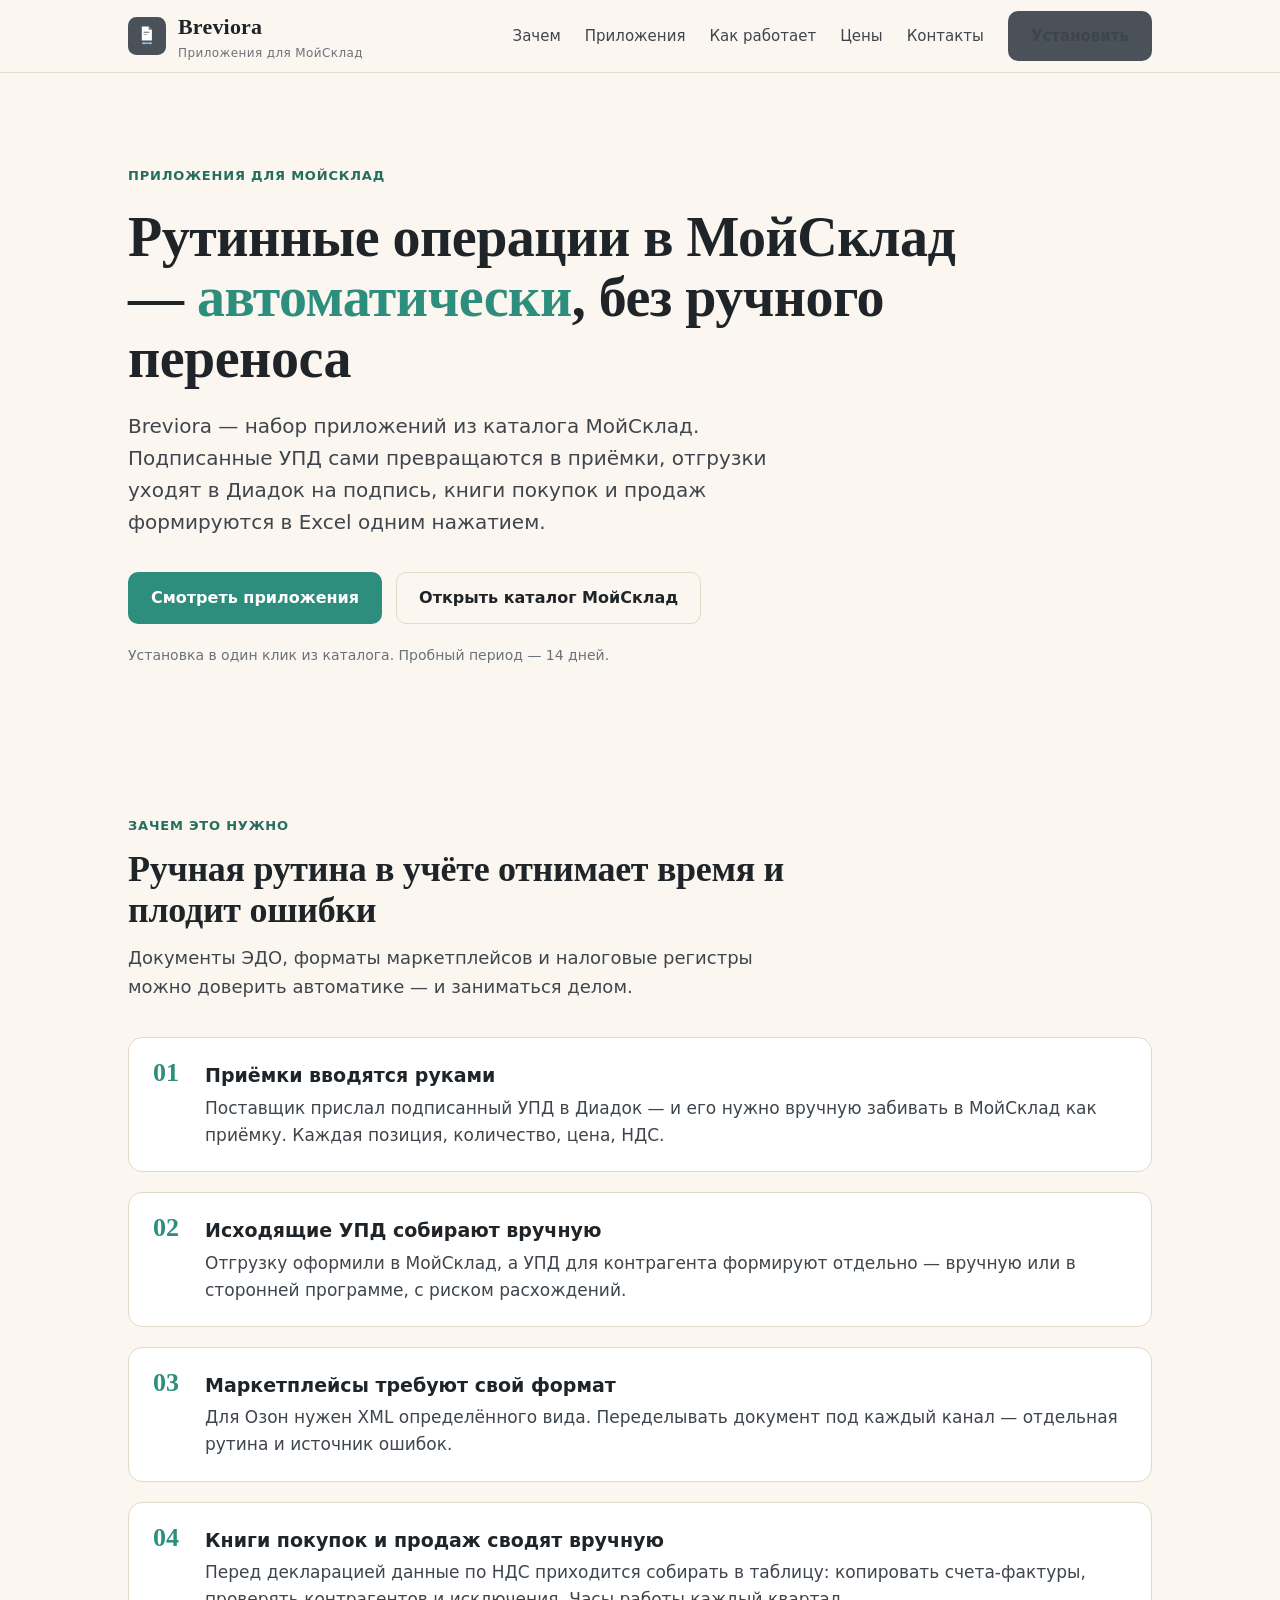
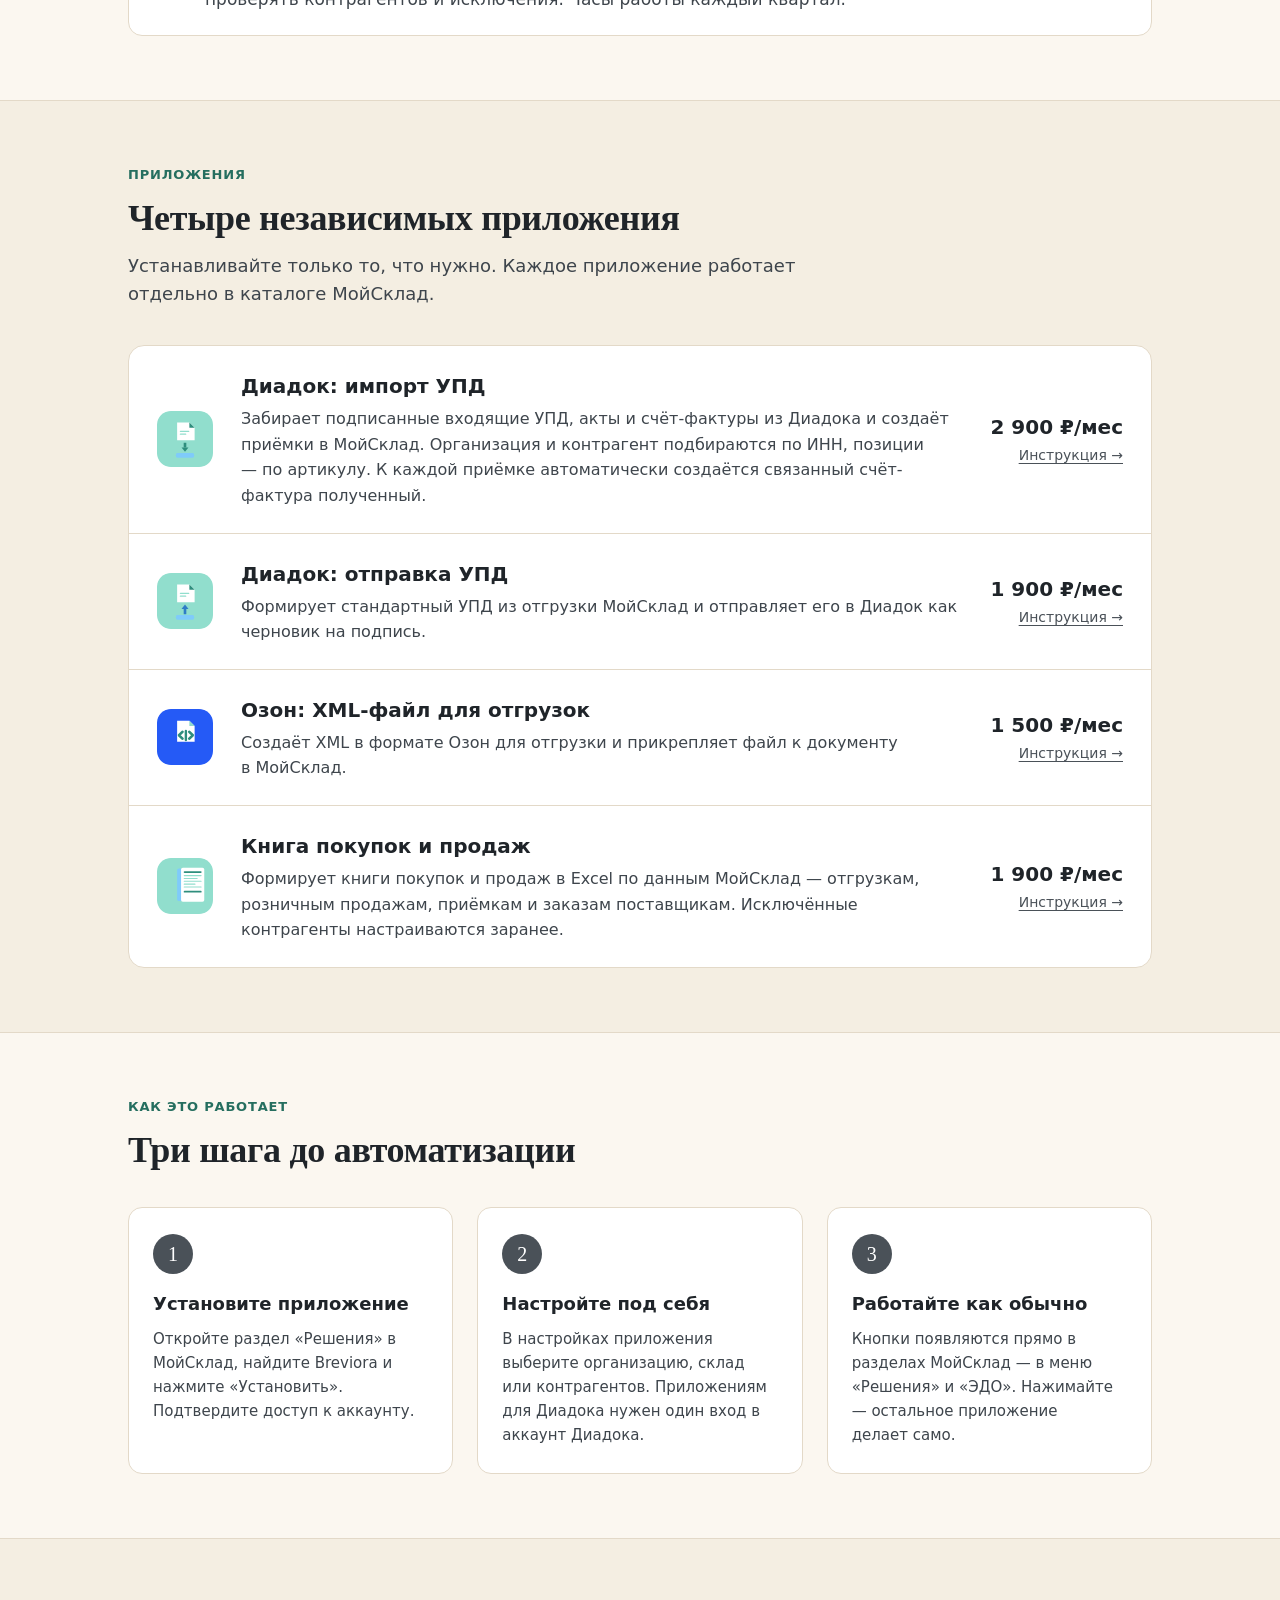
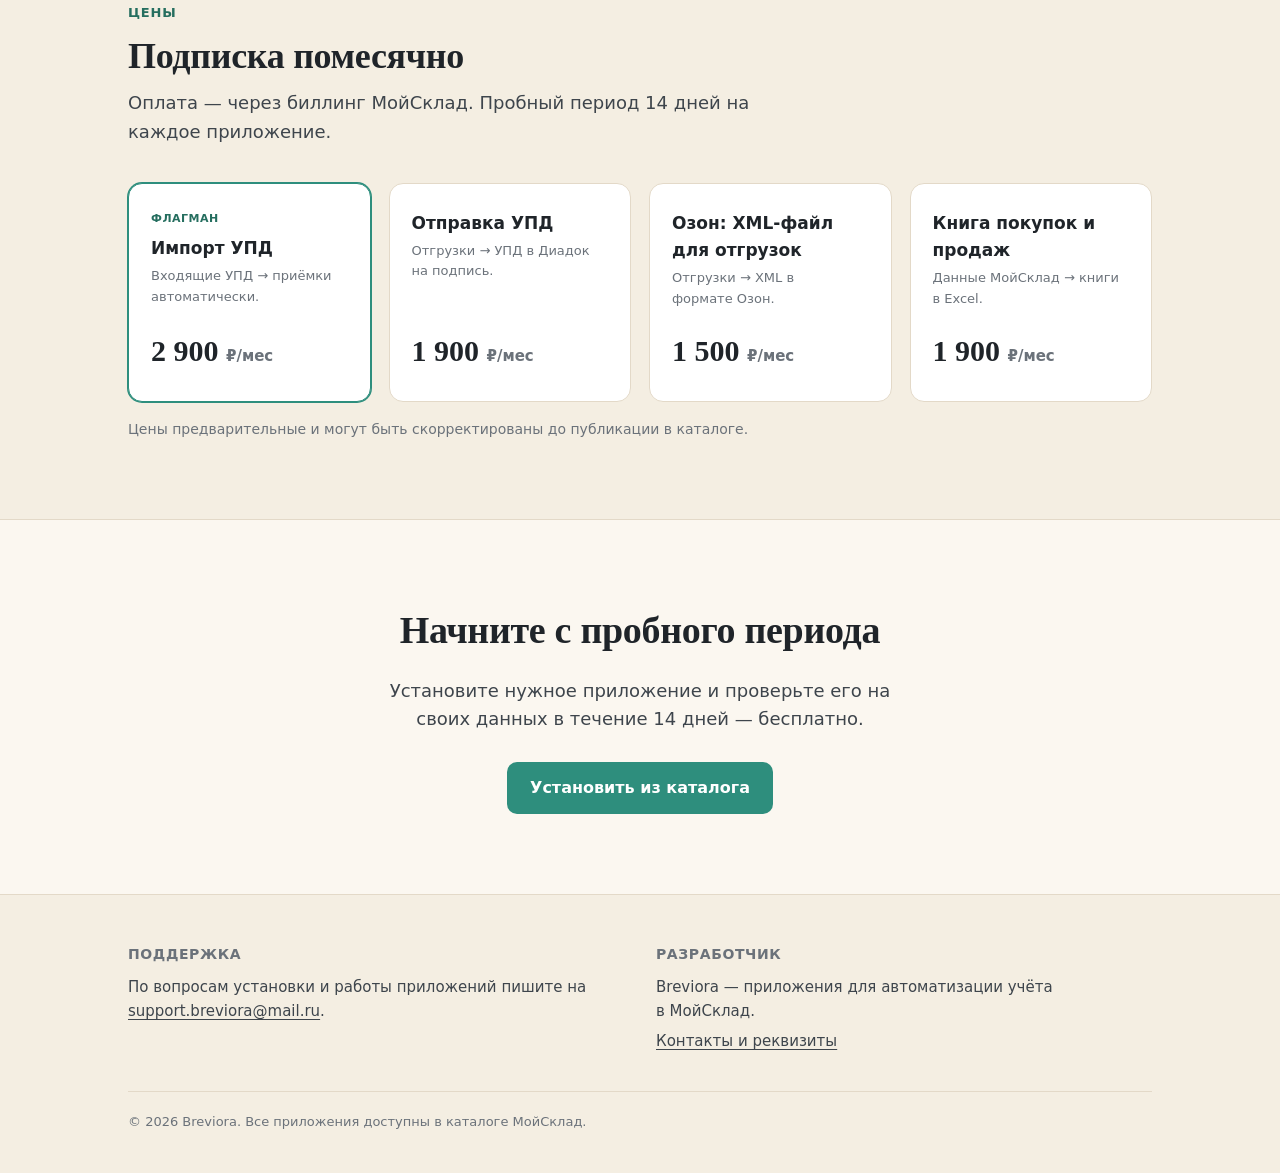
<file: index.html>
<!DOCTYPE html>
<html lang="ru">
<head>
  <meta charset="UTF-8">
  <meta name="viewport" content="width=device-width, initial-scale=1.0">
  <title>Breviora — приложения для МойСклад: ЭДО с Диадоком, книги покупок и продаж, XML для Озон</title>
  <meta name="description" content="Breviora — приложения из каталога МойСклад: импорт УПД из Диадока, отправка УПД на подпись, XML-файлы для Озон, книги покупок и продаж в Excel.">
  <link rel="stylesheet" href="styles.css">
  <link rel="icon" href="assets/brand/breviora-mark.svg" type="image/svg+xml">
</head>
<body>

<header class="site">
  <div class="wrap">
    <a class="brand" href="/">
      <img src="assets/brand/breviora-mark.svg" alt="Breviora">
      <span>
        <span class="name">Breviora</span>
        <span class="sub">Приложения для МойСклад</span>
      </span>
    </a>
    <nav class="site">
      <a href="#problem">Зачем</a>
      <a href="#solutions">Приложения</a>
      <a href="#how">Как работает</a>
      <a href="#pricing">Цены</a>
      <a href="requisites.html">Контакты</a>
      <a class="btn btn-primary" href="#install">Установить</a>
    </nav>
  </div>
</header>

<section class="hero">
  <div class="wrap">
    <span class="eyebrow">Приложения для МойСклад</span>
    <h1>Рутинные операции в МойСклад — <em>автоматически</em>, без ручного переноса</h1>
    <p class="lede">Breviora — набор приложений из каталога МойСклад. Подписанные УПД сами превращаются в приёмки, отгрузки уходят в Диадок на подпись, книги покупок и продаж формируются в Excel одним нажатием.</p>
    <div class="actions">
      <a class="btn btn-accent" href="#solutions">Смотреть приложения</a>
      <a class="btn btn-ghost" href="https://online.moysklad.ru/app/">Открыть каталог МойСклад</a>
    </div>
    <p class="note">Установка в один клик из каталога. Пробный период — 14 дней.</p>
  </div>
</section>

<section id="problem">
  <div class="wrap">
    <div class="section-head">
      <div class="kicker">Зачем это нужно</div>
      <h2>Ручная рутина в учёте отнимает время и плодит ошибки</h2>
      <p>Документы ЭДО, форматы маркетплейсов и налоговые регистры можно доверить автоматике — и заниматься делом.</p>
    </div>
    <div class="problem-list">
      <div class="item">
        <div class="num">01</div>
        <div>
          <h3>Приёмки вводятся руками</h3>
          <p>Поставщик прислал подписанный УПД в Диадок — и его нужно вручную забивать в МойСклад как приёмку. Каждая позиция, количество, цена, НДС.</p>
        </div>
      </div>
      <div class="item">
        <div class="num">02</div>
        <div>
          <h3>Исходящие УПД собирают вручную</h3>
          <p>Отгрузку оформили в МойСклад, а УПД для контрагента формируют отдельно — вручную или в сторонней программе, с риском расхождений.</p>
        </div>
      </div>
      <div class="item">
        <div class="num">03</div>
        <div>
          <h3>Маркетплейсы требуют свой формат</h3>
          <p>Для Озон нужен XML определённого вида. Переделывать документ под каждый канал — отдельная рутина и источник ошибок.</p>
        </div>
      </div>
      <div class="item">
        <div class="num">04</div>
        <div>
          <h3>Книги покупок и продаж сводят вручную</h3>
          <p>Перед декларацией данные по НДС приходится собирать в таблицу: копировать счета-фактуры, проверять контрагентов и исключения. Часы работы каждый квартал.</p>
        </div>
      </div>
    </div>
  </div>
</section>

<section class="alt" id="solutions">
  <div class="wrap">
    <div class="section-head">
      <div class="kicker">Приложения</div>
      <h2>Четыре независимых приложения</h2>
      <p>Устанавливайте только то, что нужно. Каждое приложение работает отдельно в каталоге МойСклад.</p>
    </div>
    <div class="solutions">
      <div class="solution">
        <div class="glyph"><img src="assets/brand/icon-import.svg" alt=""></div>
        <div class="body">
          <h3>Диадок: импорт УПД</h3>
          <p>Забирает подписанные входящие УПД, акты и счёт-фактуры из Диадока и создаёт приёмки в МойСклад. Организация и контрагент подбираются по ИНН, позиции — по артикулу. К каждой приёмке автоматически создаётся связанный счёт-фактура полученный.</p>
        </div>
        <div class="price"><strong>2 900 ₽/мес</strong><a href="instructions/import.html">Инструкция →</a></div>
      </div>
      <div class="solution">
        <div class="glyph"><img src="assets/brand/icon-push.svg" alt=""></div>
        <div class="body">
          <h3>Диадок: отправка УПД</h3>
          <p>Формирует стандартный УПД из отгрузки МойСклад и отправляет его в Диадок как черновик на подпись.</p>
        </div>
        <div class="price"><strong>1 900 ₽/мес</strong><a href="instructions/push.html">Инструкция →</a></div>
      </div>
      <div class="solution">
        <div class="glyph"><img src="assets/brand/icon-xml.svg" alt=""></div>
        <div class="body">
          <h3>Озон: XML-файл для отгрузок</h3>
          <p>Создаёт XML в формате Озон для отгрузки и прикрепляет файл к документу в МойСклад.</p>
        </div>
        <div class="price"><strong>1 500 ₽/мес</strong><a href="instructions/xml.html">Инструкция →</a></div>
      </div>
      <div class="solution">
        <div class="glyph"><img src="assets/brand/icon-books.svg" alt=""></div>
        <div class="body">
          <h3>Книга покупок и продаж</h3>
          <p>Формирует книги покупок и продаж в Excel по данным МойСклад — отгрузкам, розничным продажам, приёмкам и заказам поставщикам. Исключённые контрагенты настраиваются заранее.</p>
        </div>
        <div class="price"><strong>1 900 ₽/мес</strong><a href="instructions/books.html">Инструкция →</a></div>
      </div>
    </div>
  </div>
</section>

<section id="how">
  <div class="wrap">
    <div class="section-head">
      <div class="kicker">Как это работает</div>
      <h2>Три шага до автоматизации</h2>
    </div>
    <div class="steps">
      <div class="step">
        <span class="n">1</span>
        <h3>Установите приложение</h3>
        <p>Откройте раздел «Решения» в МойСклад, найдите Breviora и нажмите «Установить». Подтвердите доступ к аккаунту.</p>
      </div>
      <div class="step">
        <span class="n">2</span>
        <h3>Настройте под себя</h3>
        <p>В настройках приложения выберите организацию, склад или контрагентов. Приложениям для Диадока нужен один вход в аккаунт Диадока.</p>
      </div>
      <div class="step">
        <span class="n">3</span>
        <h3>Работайте как обычно</h3>
        <p>Кнопки появляются прямо в разделах МойСклад — в меню «Решения» и «ЭДО». Нажимайте — остальное приложение делает само.</p>
      </div>
    </div>
  </div>
</section>

<section class="alt" id="pricing">
  <div class="wrap">
    <div class="section-head">
      <div class="kicker">Цены</div>
      <h2>Подписка помесячно</h2>
      <p>Оплата — через биллинг МойСклад. Пробный период 14 дней на каждое приложение.</p>
    </div>
    <div class="pricing">
      <div class="plan highlight">
        <span class="flag">Флагман</span>
        <div class="pname">Импорт УПД</div>
        <p class="pdesc">Входящие УПД → приёмки автоматически.</p>
        <div class="pcost">2 900 <span>₽/мес</span></div>
      </div>
      <div class="plan">
        <div class="pname">Отправка УПД</div>
        <p class="pdesc">Отгрузки → УПД в Диадок на подпись.</p>
        <div class="pcost">1 900 <span>₽/мес</span></div>
      </div>
      <div class="plan">
        <div class="pname">Озон: XML-файл для отгрузок</div>
        <p class="pdesc">Отгрузки → XML в формате Озон.</p>
        <div class="pcost">1 500 <span>₽/мес</span></div>
      </div>
      <div class="plan">
        <div class="pname">Книга покупок и продаж</div>
        <p class="pdesc">Данные МойСклад → книги в Excel.</p>
        <div class="pcost">1 900 <span>₽/мес</span></div>
      </div>
    </div>
    <p class="pricing-note">Цены предварительные и могут быть скорректированы до публикации в каталоге.</p>
  </div>
</section>

<section class="cta" id="install">
  <div class="wrap">
    <h2>Начните с пробного периода</h2>
    <p>Установите нужное приложение и проверьте его на своих данных в течение 14 дней — бесплатно.</p>
    <a class="btn btn-accent" href="https://online.moysklad.ru/app/">Установить из каталога</a>
  </div>
</section>

<footer class="site">
  <div class="wrap">
    <div>
      <h4>Поддержка</h4>
      <p>По вопросам установки и работы приложений пишите на <a href="mailto:support.breviora@mail.ru">support.breviora@mail.ru</a>.</p>
    </div>
    <div>
      <h4>Разработчик</h4>
      <p>Breviora — приложения для автоматизации учёта в МойСклад.</p>
      <p><a href="requisites.html">Контакты и реквизиты</a></p>
    </div>
    <div class="copyright">© 2026 Breviora. Все приложения доступны в каталоге МойСклад.</div>
  </div>
</footer>

</body>
</html>
</file>
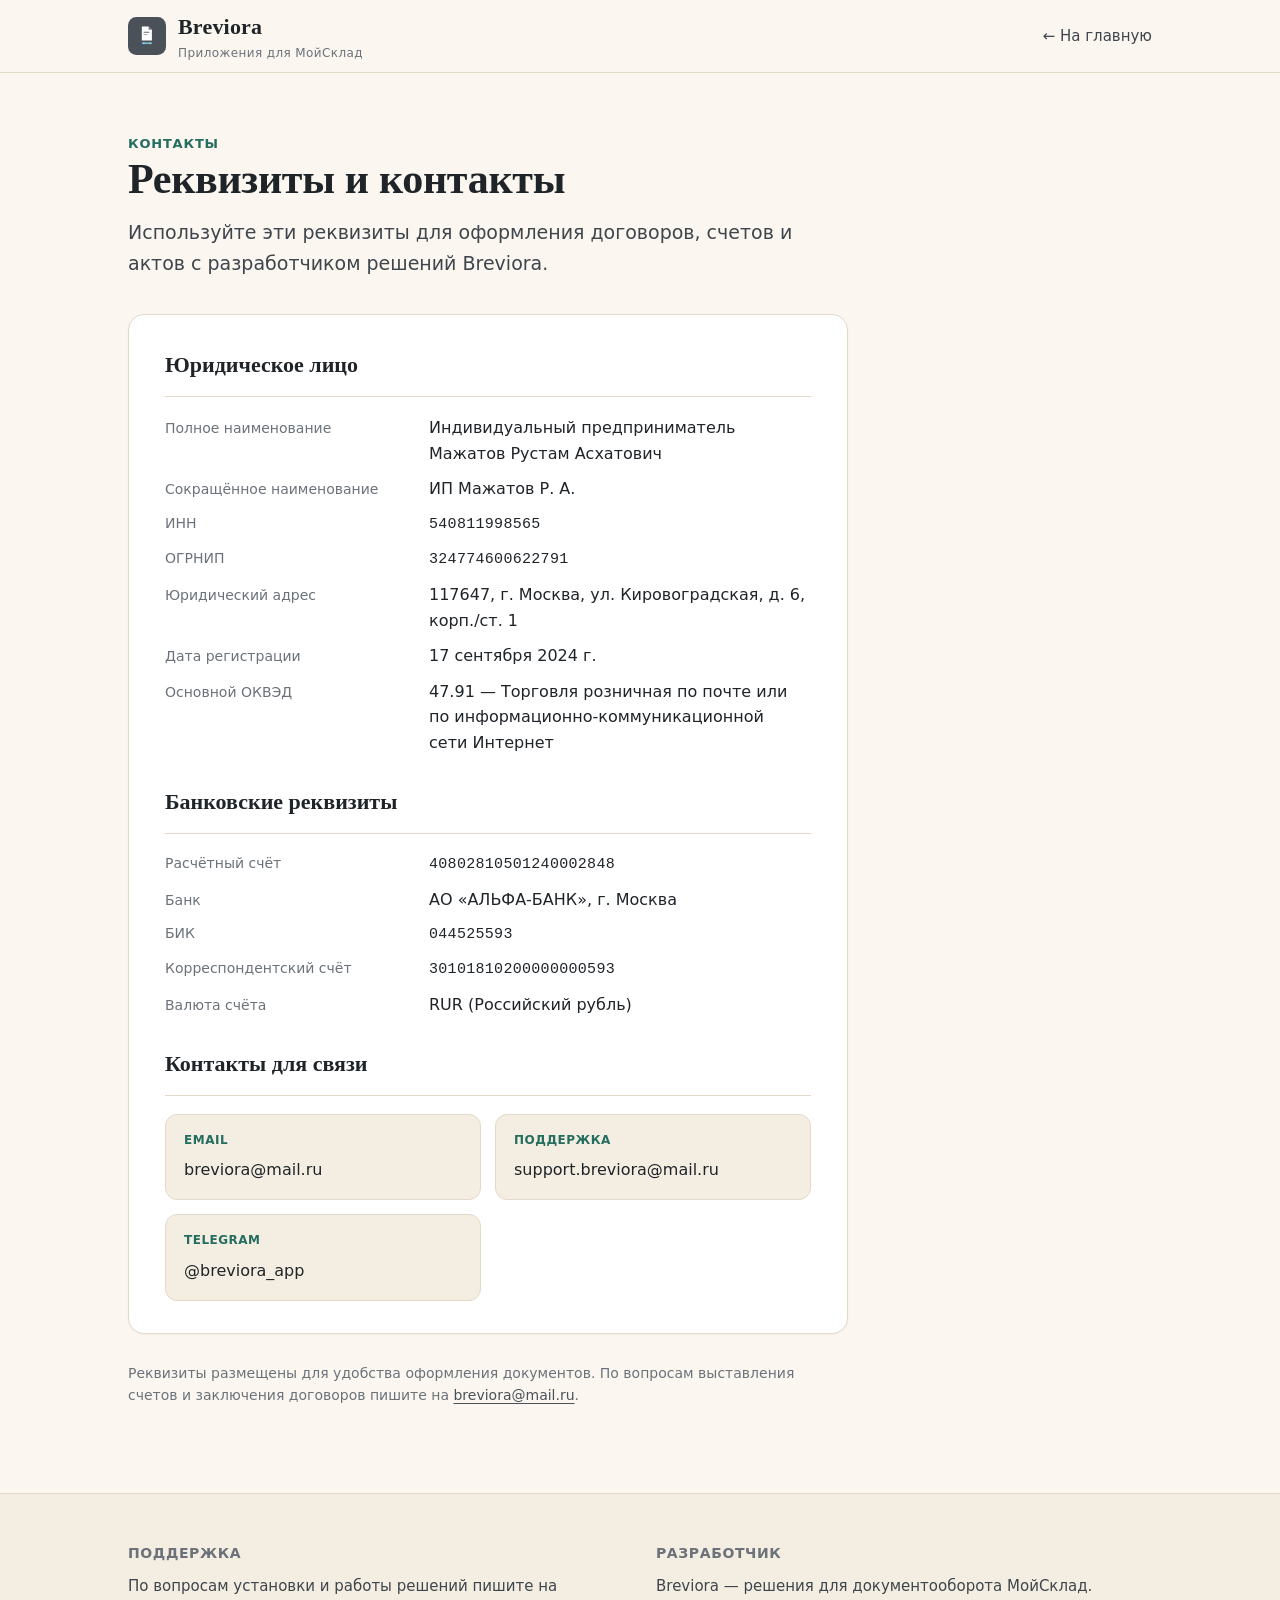
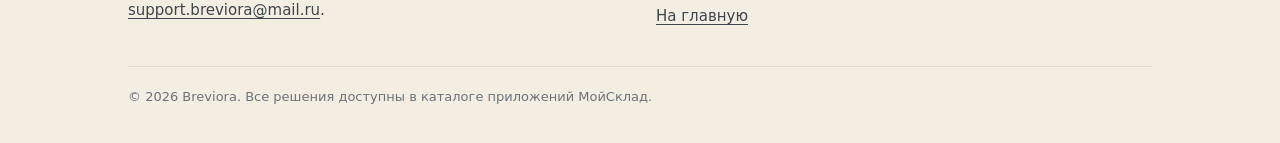
<file: requisites.html>
<!DOCTYPE html>
<html lang="ru">
<head>
  <meta charset="UTF-8">
  <meta name="viewport" content="width=device-width, initial-scale=1.0">
  <title>Контакты и реквизиты — Breviora</title>
  <meta name="description" content="Реквизиты ИП Мажатов Рустам Асхатович — разработчик решений Breviora для МойСклад. Контакты для связи.">
  <link rel="stylesheet" href="styles.css">
  <link rel="icon" href="assets/brand/breviora-mark.svg" type="image/svg+xml">
  <style>
    /* Page-specific: requisites card */
    article.requisites { padding: 56px 0 72px; }
    .req-head { max-width: 42em; margin-bottom: 36px; }
    .req-head h1 {
      font-family: var(--font-display); font-size: 42px; line-height: 1.12;
      font-weight: 600; margin: 0 0 14px; letter-spacing: -0.3px;
    }
    .req-head .lede { font-size: 19px; color: var(--ink-soft); margin: 0; }

    .req-card {
      max-width: 720px;
      background: var(--white);
      border: 1px solid var(--border);
      border-radius: 16px;
      padding: 32px 36px;
      box-shadow: 0 1px 2px rgba(28, 24, 18, 0.04);
    }
    .req-card h2 {
      font-family: var(--font-display);
      font-size: 22px; font-weight: 600;
      margin: 0 0 18px; padding-bottom: 14px;
      border-bottom: 1px solid var(--border);
    }
    .req-card h2:not(:first-child) { margin-top: 28px; }

    .req-grid {
      display: grid;
      grid-template-columns: 240px 1fr;
      gap: 10px 24px;
      font-size: 16px;
      align-items: baseline;
    }
    .req-grid dt {
      color: var(--muted);
      font-size: 14px;
    }
    .req-grid dd {
      margin: 0;
      color: var(--ink);
      font-variant-numeric: tabular-nums;
      word-break: break-word;
    }
    .req-grid dd.mono {
      font-family: ui-monospace, "SF Mono", Menlo, monospace;
      font-size: 15px;
      letter-spacing: 0.3px;
    }

    .req-contacts {
      display: grid;
      grid-template-columns: repeat(auto-fit, minmax(220px, 1fr));
      gap: 14px;
      margin-top: 14px;
    }
    .req-contact {
      padding: 16px 18px;
      border: 1px solid var(--border);
      border-radius: 12px;
      background: var(--paper-2);
    }
    .req-contact .label {
      display: block;
      font-size: 12px;
      font-weight: 600;
      letter-spacing: 0.5px;
      text-transform: uppercase;
      color: var(--accent-dark);
      margin-bottom: 6px;
    }
    .req-contact a { font-size: 16px; color: var(--ink); text-decoration: none; font-weight: 500; }
    .req-contact a:hover { color: var(--accent); }

    .req-foot {
      max-width: 720px; margin-top: 28px;
      font-size: 14px; color: var(--muted);
    }

    @media (max-width: 600px) {
      .req-grid { grid-template-columns: 1fr; gap: 4px 0; }
      .req-grid dt { margin-top: 12px; }
      .req-card { padding: 24px 22px; }
    }
  </style>
</head>
<body>

<header class="site">
  <div class="wrap">
    <a class="brand" href="/">
      <img src="assets/brand/breviora-mark.svg" alt="Breviora">
      <span>
        <span class="name">Breviora</span>
        <span class="sub">Приложения для МойСклад</span>
      </span>
    </a>
    <nav class="site">
      <a href="/">← На главную</a>
    </nav>
  </div>
</header>

<article class="requisites">
  <div class="wrap">
    <header class="req-head">
      <span class="kicker">Контакты</span>
      <h1>Реквизиты и контакты</h1>
      <p class="lede">Используйте эти реквизиты для оформления договоров, счетов и актов с разработчиком решений Breviora.</p>
    </header>

    <section class="req-card">
      <h2>Юридическое лицо</h2>
      <dl class="req-grid">
        <dt>Полное наименование</dt>
        <dd>Индивидуальный предприниматель Мажатов Рустам Асхатович</dd>

        <dt>Сокращённое наименование</dt>
        <dd>ИП Мажатов Р. А.</dd>

        <dt>ИНН</dt>
        <dd class="mono">540811998565</dd>

        <dt>ОГРНИП</dt>
        <dd class="mono">324774600622791</dd>

        <dt>Юридический адрес</dt>
        <dd>117647, г. Москва, ул. Кировоградская, д. 6, корп./ст. 1</dd>

        <dt>Дата регистрации</dt>
        <dd>17 сентября 2024 г.</dd>

        <dt>Основной ОКВЭД</dt>
        <dd>47.91 — Торговля розничная по почте или по информационно-коммуникационной сети Интернет</dd>
      </dl>

      <h2>Банковские реквизиты</h2>
      <dl class="req-grid">
        <dt>Расчётный счёт</dt>
        <dd class="mono">40802810501240002848</dd>

        <dt>Банк</dt>
        <dd>АО «АЛЬФА-БАНК», г. Москва</dd>

        <dt>БИК</dt>
        <dd class="mono">044525593</dd>

        <dt>Корреспондентский счёт</dt>
        <dd class="mono">30101810200000000593</dd>

        <dt>Валюта счёта</dt>
        <dd>RUR (Российский рубль)</dd>
      </dl>

      <h2>Контакты для связи</h2>
      <div class="req-contacts">
        <div class="req-contact">
          <span class="label">Email</span>
          <a href="mailto:breviora@mail.ru">breviora@mail.ru</a>
        </div>
        <div class="req-contact">
          <span class="label">Поддержка</span>
          <a href="mailto:support.breviora@mail.ru">support.breviora@mail.ru</a>
        </div>
        <div class="req-contact">
          <span class="label">Telegram</span>
          <a href="https://t.me/breviora_app" target="_blank" rel="noopener">@breviora_app</a>
        </div>
      </div>
    </section>

    <p class="req-foot">
      Реквизиты размещены для удобства оформления документов. По вопросам выставления счетов и заключения договоров пишите на <a href="mailto:breviora@mail.ru">breviora@mail.ru</a>.
    </p>
  </div>
</article>

<footer class="site">
  <div class="wrap">
    <div>
      <h4>Поддержка</h4>
      <p>По вопросам установки и работы решений пишите на <a href="mailto:support.breviora@mail.ru">support.breviora@mail.ru</a>.</p>
    </div>
    <div>
      <h4>Разработчик</h4>
      <p>Breviora — решения для документооборота МойСклад.</p>
      <p><a href="/">На главную</a></p>
    </div>
    <div class="copyright">© 2026 Breviora. Все решения доступны в каталоге приложений МойСклад.</div>
  </div>
</footer>

</body>
</html>
</file>
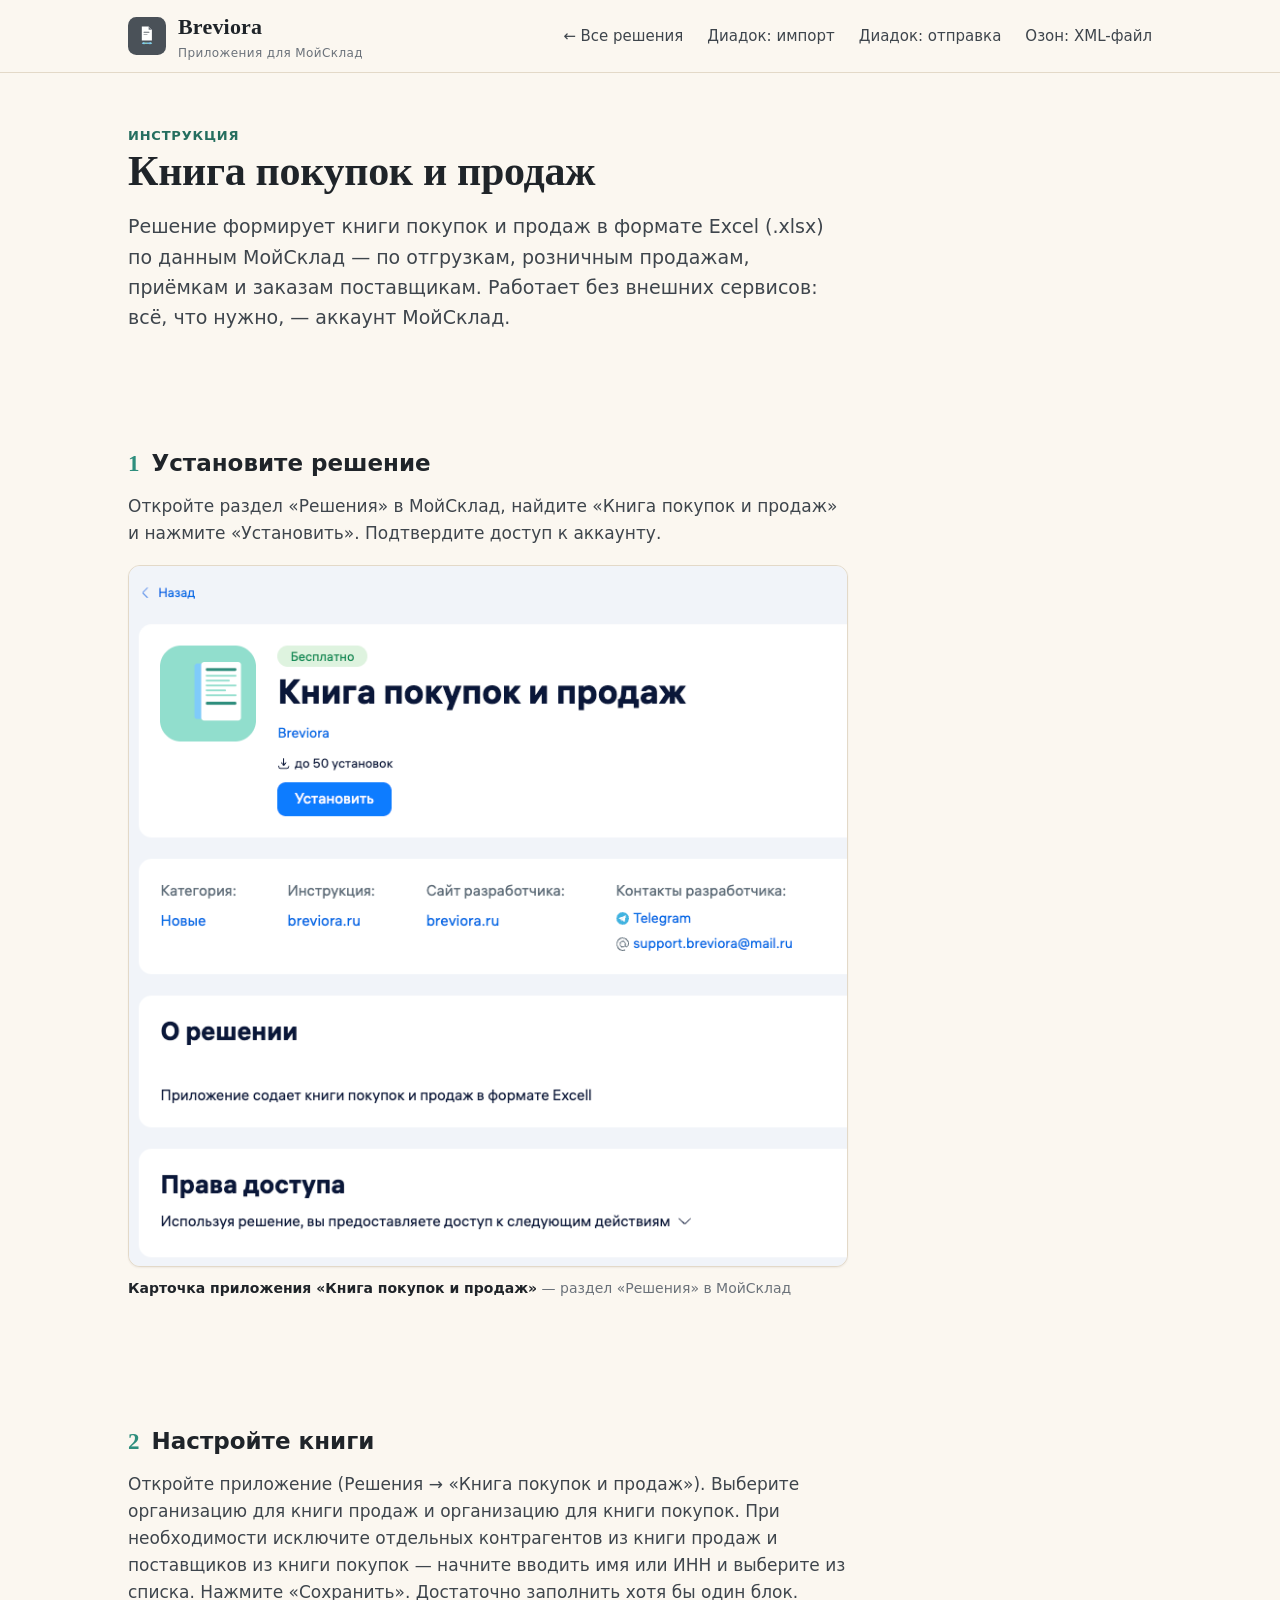
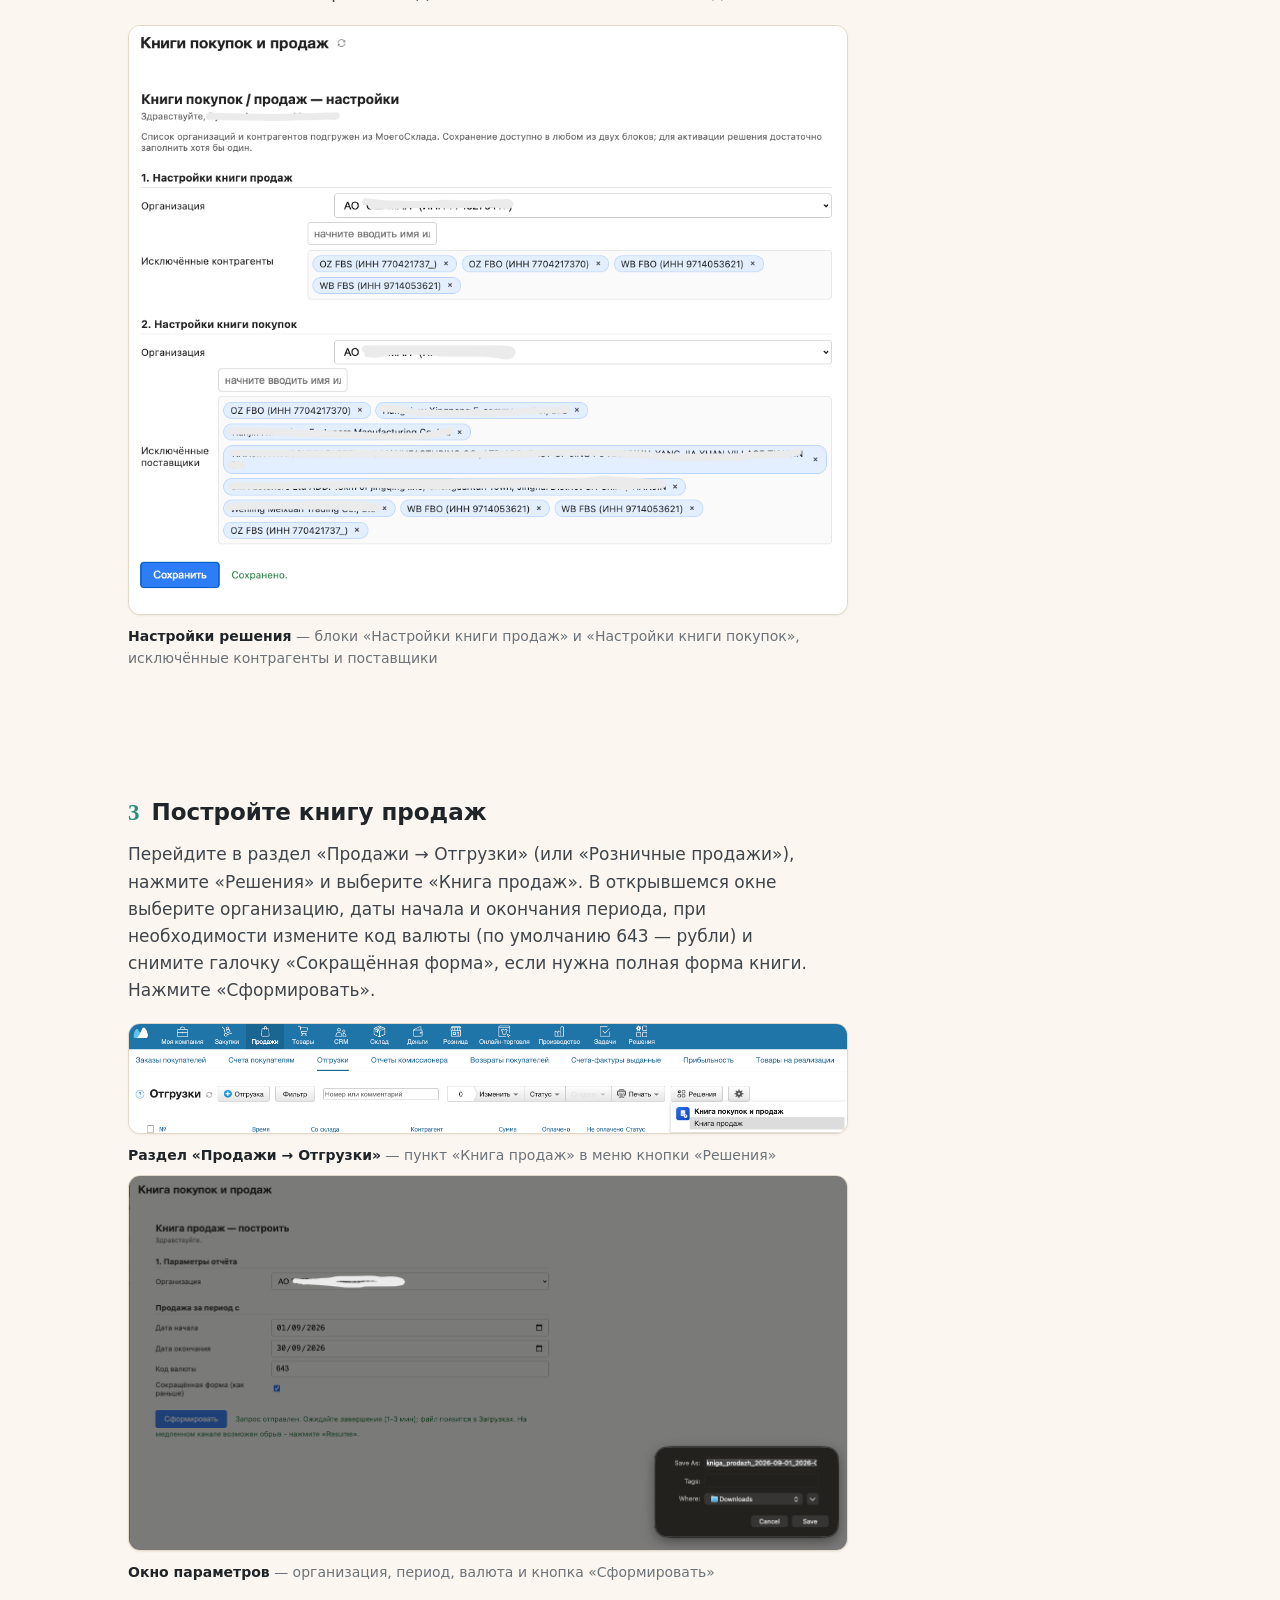
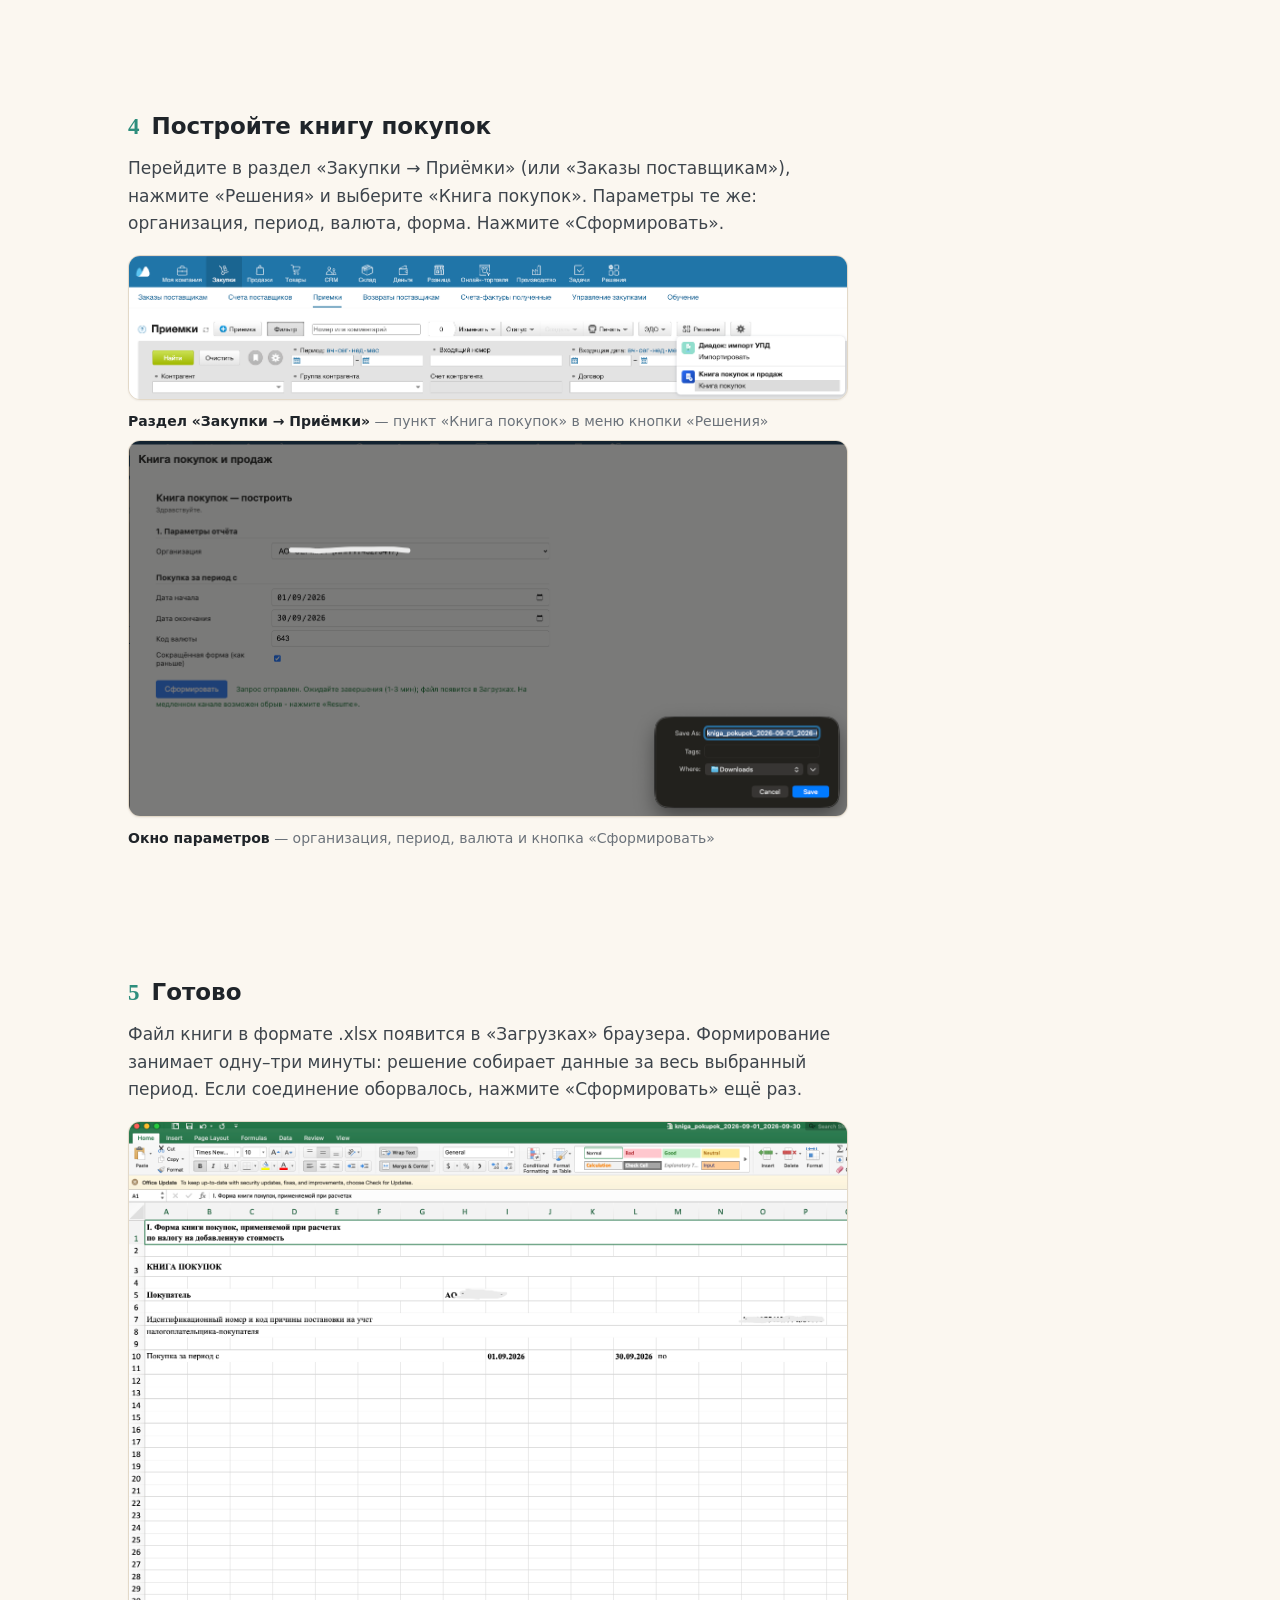
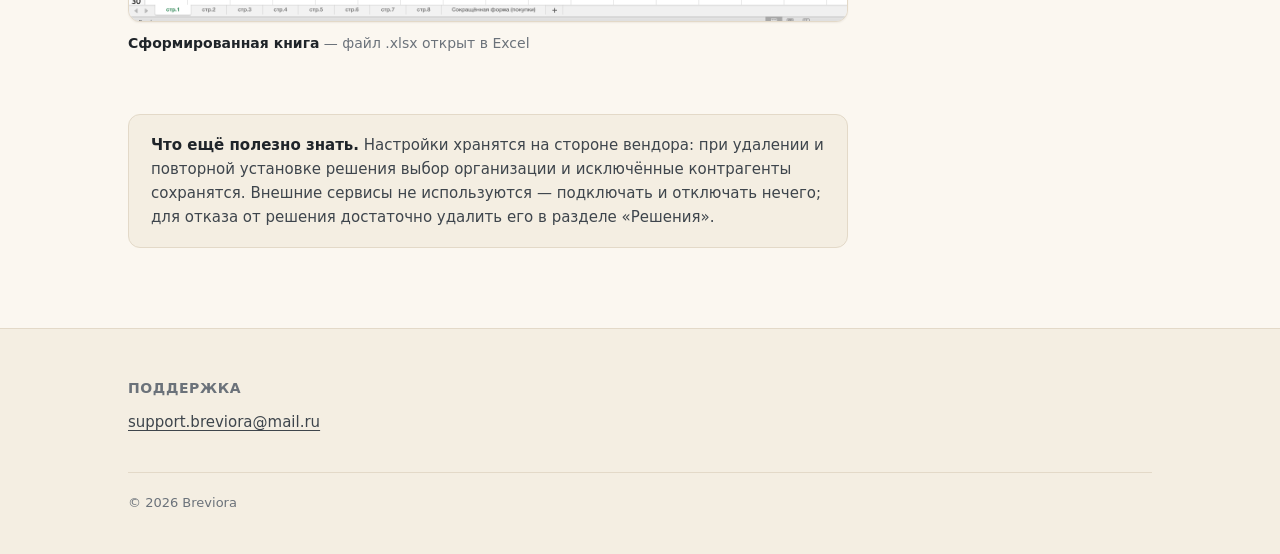
<file: instructions/books.html>
<!DOCTYPE html>
<html lang="ru">
<head>
  <meta charset="UTF-8">
  <meta name="viewport" content="width=device-width, initial-scale=1.0">
  <title>Книга покупок и продаж — инструкция | Breviora</title>
  <meta name="description" content="Как сформировать книги покупок и продаж в Excel из данных МойСклад: установка, настройка, построение отчёта.">
  <link rel="stylesheet" href="../styles.css">
  <link rel="stylesheet" href="../instructions.css">
  <link rel="icon" href="../assets/brand/breviora-mark.svg" type="image/svg+xml">
</head>
<body>

<header class="site">
  <div class="wrap">
    <a class="brand" href="../index.html">
      <img src="../assets/brand/breviora-mark.svg" alt="Breviora">
      <span>
        <span class="name">Breviora</span>
        <span class="sub">Приложения для МойСклад</span>
      </span>
    </a>
    <nav class="site">
      <a href="../index.html">← Все решения</a>
      <a href="import.html">Диадок: импорт</a>
      <a href="push.html">Диадок: отправка</a>
      <a href="xml.html">Озон: XML-файл</a>
    </nav>
  </div>
</header>

<article class="manual">
  <div class="wrap">
    <header class="manual-head">
      <span class="kicker">Инструкция</span>
      <h1>Книга покупок и продаж</h1>
      <p class="lede">Решение формирует книги покупок и продаж в формате Excel (.xlsx) по данным МойСклад — по отгрузкам, розничным продажам, приёмкам и заказам поставщикам. Работает без внешних сервисов: всё, что нужно, — аккаунт МойСклад.</p>
    </header>

    <section class="manual-step">
      <h2><span class="n">1</span> Установите решение</h2>
      <p>Откройте раздел «Решения» в МойСклад, найдите «Книга покупок и продаж» и нажмите «Установить». Подтвердите доступ к аккаунту.</p>
      <figure class="shot">
        <img class="shot-img" src="../assets/screenshots/books-1-install.png" alt="Карточка приложения «Книга покупок и продаж» с кнопкой «Установить»">
        <figcaption class="shot-desc"><strong>Карточка приложения «Книга покупок и продаж»</strong> — раздел «Решения» в МойСклад</figcaption>
      </figure>
    </section>

    <section class="manual-step">
      <h2><span class="n">2</span> Настройте книги</h2>
      <p>Откройте приложение (Решения → «Книга покупок и продаж»). Выберите организацию для книги продаж и организацию для книги покупок. При необходимости исключите отдельных контрагентов из книги продаж и поставщиков из книги покупок — начните вводить имя или ИНН и выберите из списка. Нажмите «Сохранить». Достаточно заполнить хотя бы один блок.</p>
      <figure class="shot">
        <img class="shot-img" src="../assets/screenshots/books-2-settings.png" alt="Настройки решения: блоки книги продаж и книги покупок, организации, исключённые контрагенты и поставщики">
        <figcaption class="shot-desc"><strong>Настройки решения</strong> — блоки «Настройки книги продаж» и «Настройки книги покупок», исключённые контрагенты и поставщики</figcaption>
      </figure>
    </section>

    <section class="manual-step">
      <h2><span class="n">3</span> Постройте книгу продаж</h2>
      <p>Перейдите в раздел «Продажи → Отгрузки» (или «Розничные продажи»), нажмите «Решения» и выберите «Книга продаж». В открывшемся окне выберите организацию, даты начала и окончания периода, при необходимости измените код валюты (по умолчанию 643 — рубли) и снимите галочку «Сокращённая форма», если нужна полная форма книги. Нажмите «Сформировать».</p>
      <figure class="shot">
        <img class="shot-img" src="../assets/screenshots/books-3-sales.png" alt="Раздел «Продажи → Отгрузки», меню кнопки «Решения» с пунктом «Книга продаж»">
        <figcaption class="shot-desc"><strong>Раздел «Продажи → Отгрузки»</strong> — пункт «Книга продаж» в меню кнопки «Решения»</figcaption>
      </figure>
      <figure class="shot">
        <img class="shot-img" src="../assets/screenshots/books-3-sales-window.png" alt="Окно «Книга продаж — построить»: организация, период, валюта, сокращённая форма, кнопка «Сформировать»">
        <figcaption class="shot-desc"><strong>Окно параметров</strong> — организация, период, валюта и кнопка «Сформировать»</figcaption>
      </figure>
    </section>

    <section class="manual-step">
      <h2><span class="n">4</span> Постройте книгу покупок</h2>
      <p>Перейдите в раздел «Закупки → Приёмки» (или «Заказы поставщикам»), нажмите «Решения» и выберите «Книга покупок». Параметры те же: организация, период, валюта, форма. Нажмите «Сформировать».</p>
      <figure class="shot">
        <img class="shot-img" src="../assets/screenshots/books-4-purchases.png" alt="Раздел «Закупки → Приёмки», меню кнопки «Решения» с пунктом «Книга покупок»">
        <figcaption class="shot-desc"><strong>Раздел «Закупки → Приёмки»</strong> — пункт «Книга покупок» в меню кнопки «Решения»</figcaption>
      </figure>
      <figure class="shot">
        <img class="shot-img" src="../assets/screenshots/books-4-purchases-window.png" alt="Окно «Книга покупок — построить»: организация, период, валюта, сокращённая форма, кнопка «Сформировать»">
        <figcaption class="shot-desc"><strong>Окно параметров</strong> — организация, период, валюта и кнопка «Сформировать»</figcaption>
      </figure>
    </section>

    <section class="manual-step">
      <h2><span class="n">5</span> Готово</h2>
      <p>Файл книги в формате .xlsx появится в «Загрузках» браузера. Формирование занимает одну–три минуты: решение собирает данные за весь выбранный период. Если соединение оборвалось, нажмите «Сформировать» ещё раз.</p>
      <figure class="shot">
        <img class="shot-img" src="../assets/screenshots/books-5-result.png" alt="Сформированная книга покупок, открытая в Excel">
        <figcaption class="shot-desc"><strong>Сформированная книга</strong> — файл .xlsx открыт в Excel</figcaption>
      </figure>
    </section>

    <div class="manual-note">
      <strong>Что ещё полезно знать.</strong> Настройки хранятся на стороне вендора: при удалении и повторной установке решения выбор организации и исключённые контрагенты сохранятся. Внешние сервисы не используются — подключать и отключать нечего; для отказа от решения достаточно удалить его в разделе «Решения».
    </div>
  </div>
</article>

<footer class="site">
  <div class="wrap">
    <div>
      <h4>Поддержка</h4>
      <p><a href="mailto:support.breviora@mail.ru">support.breviora@mail.ru</a></p>
    </div>
    <div class="copyright">© 2026 Breviora</div>
  </div>
</footer>

</body>
</html>
</file>
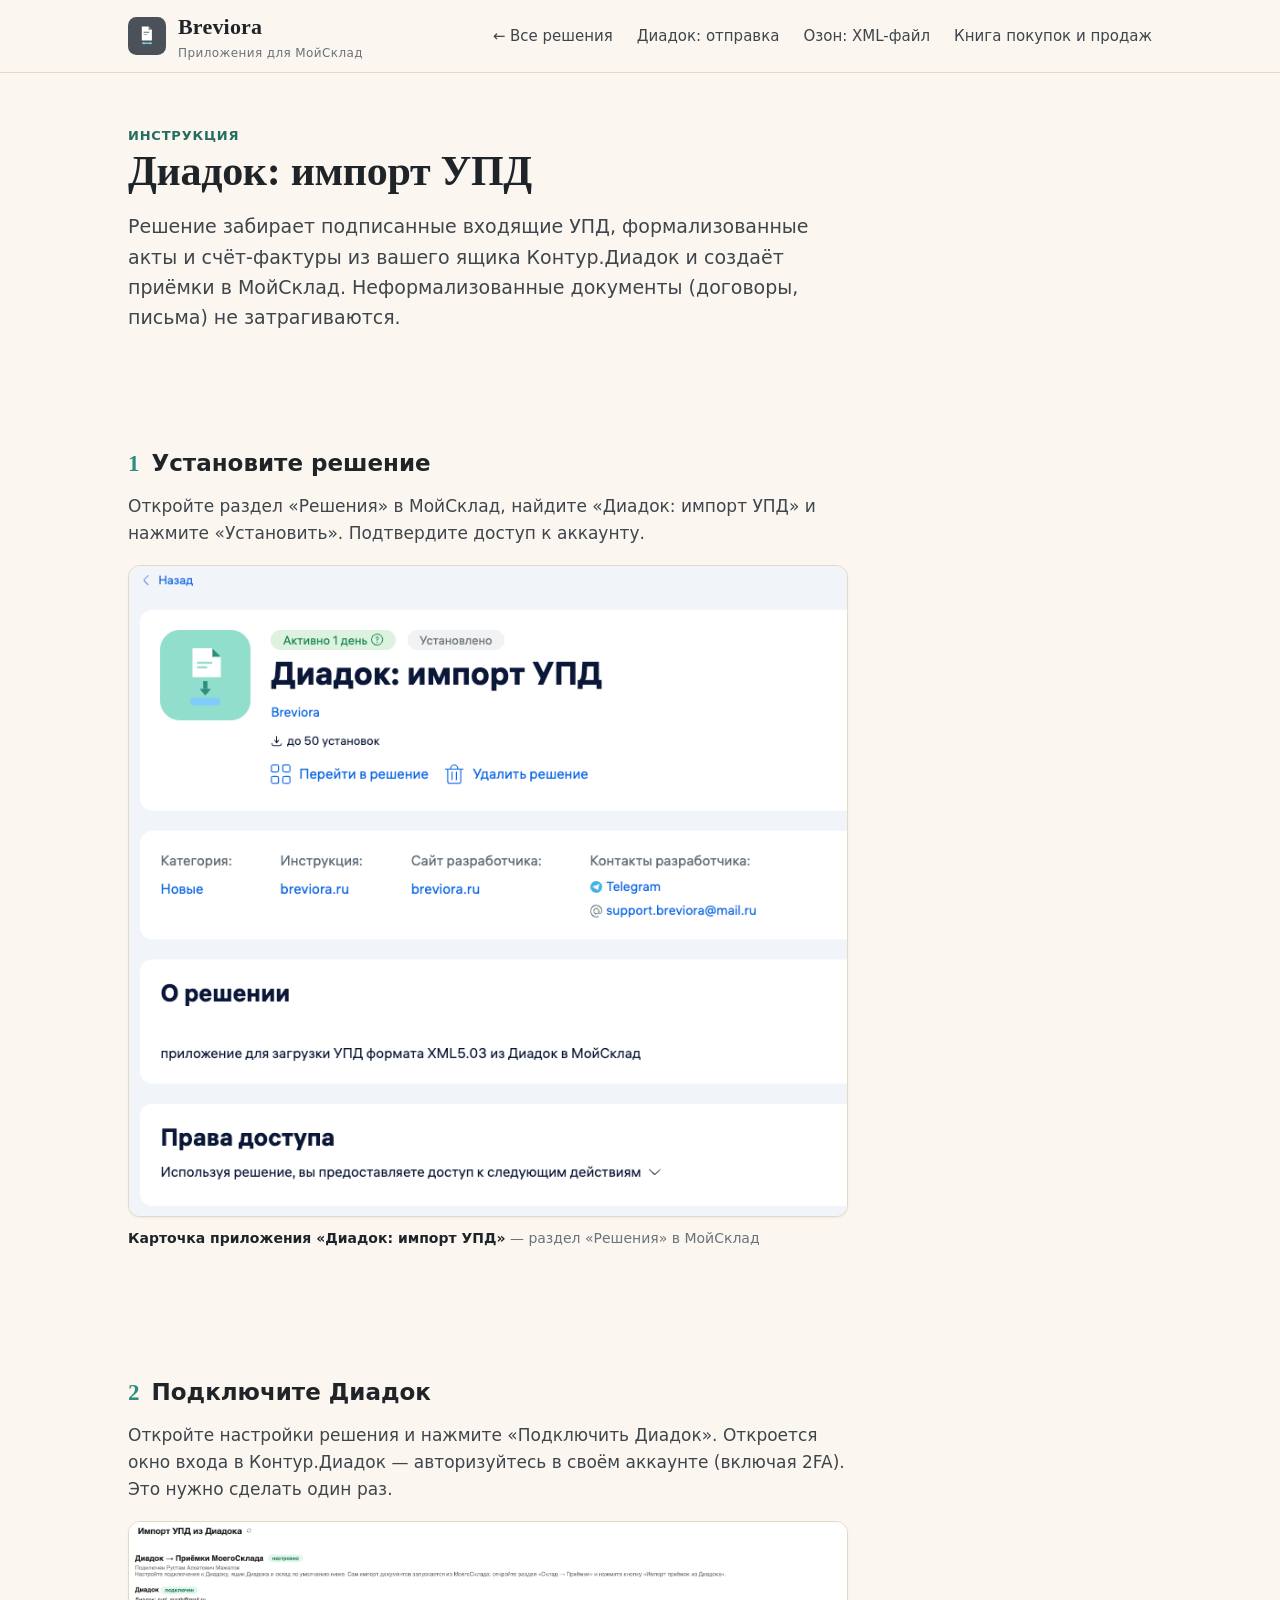
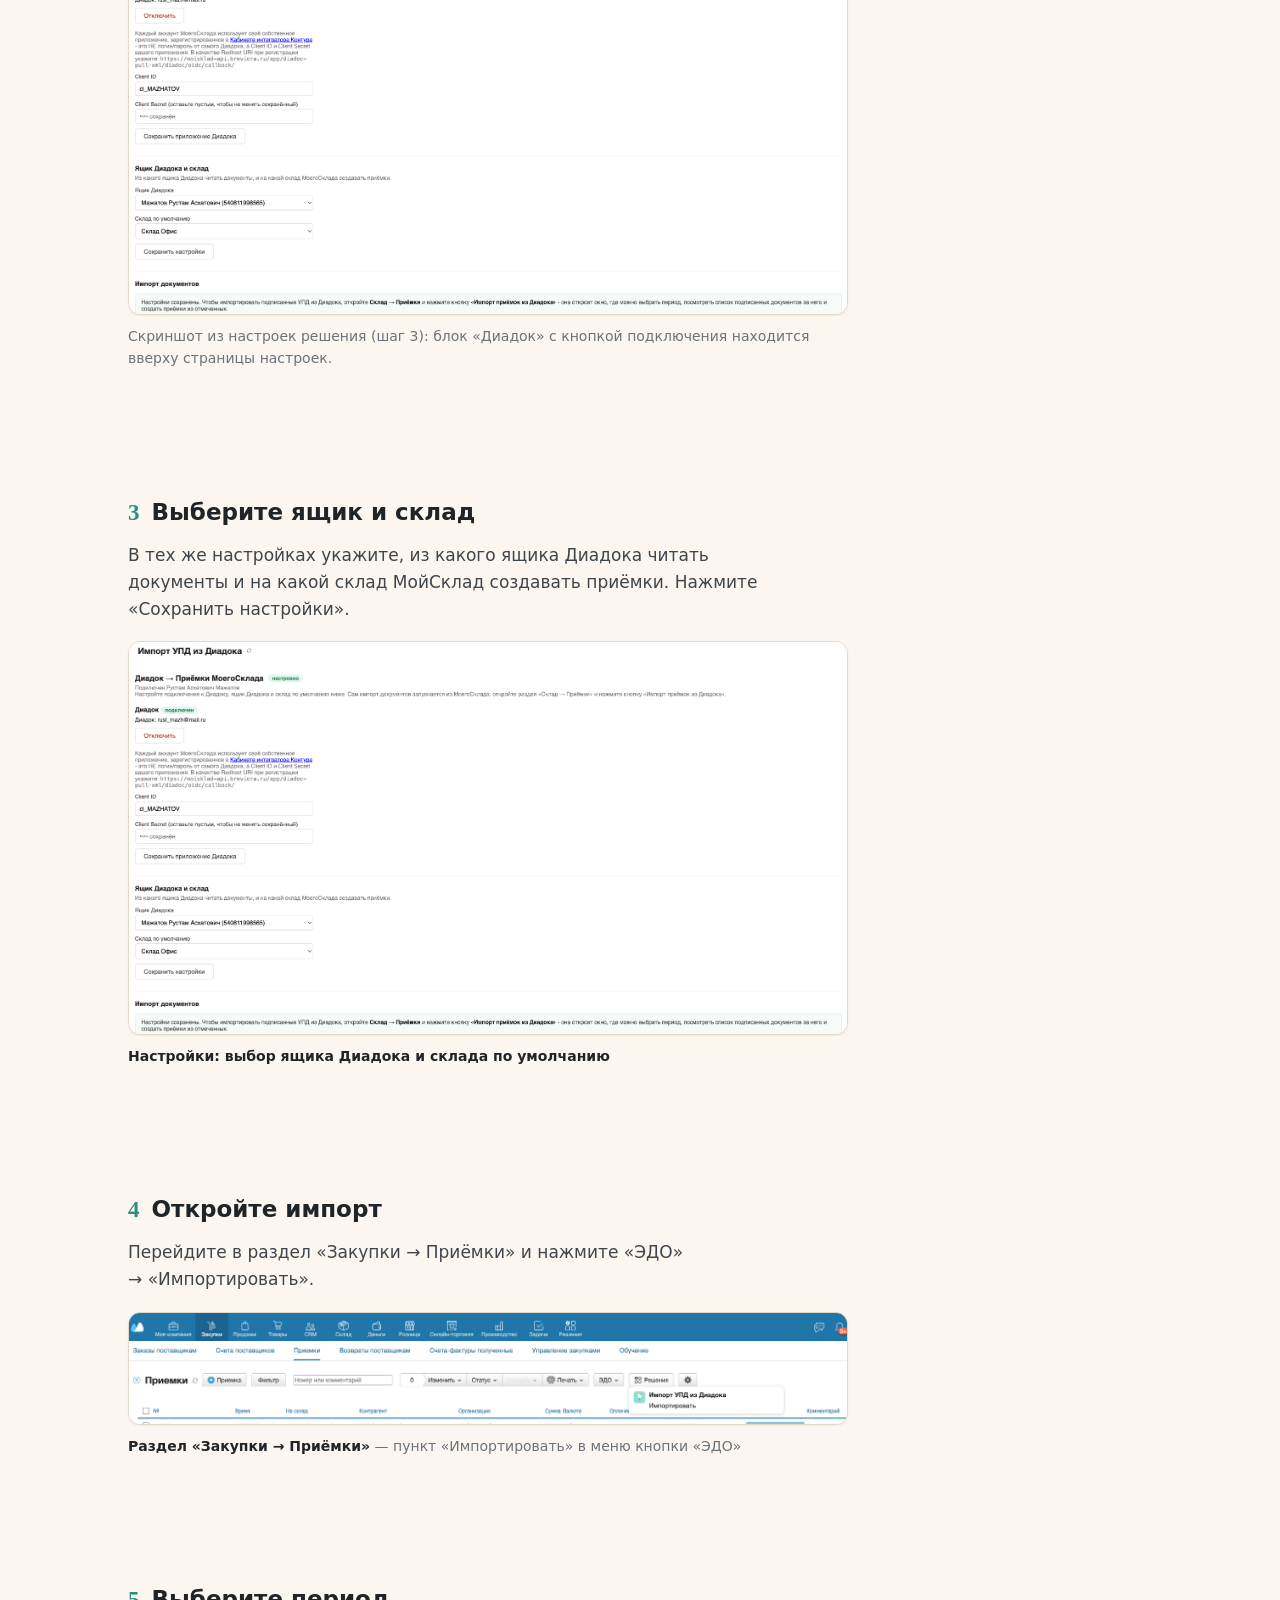
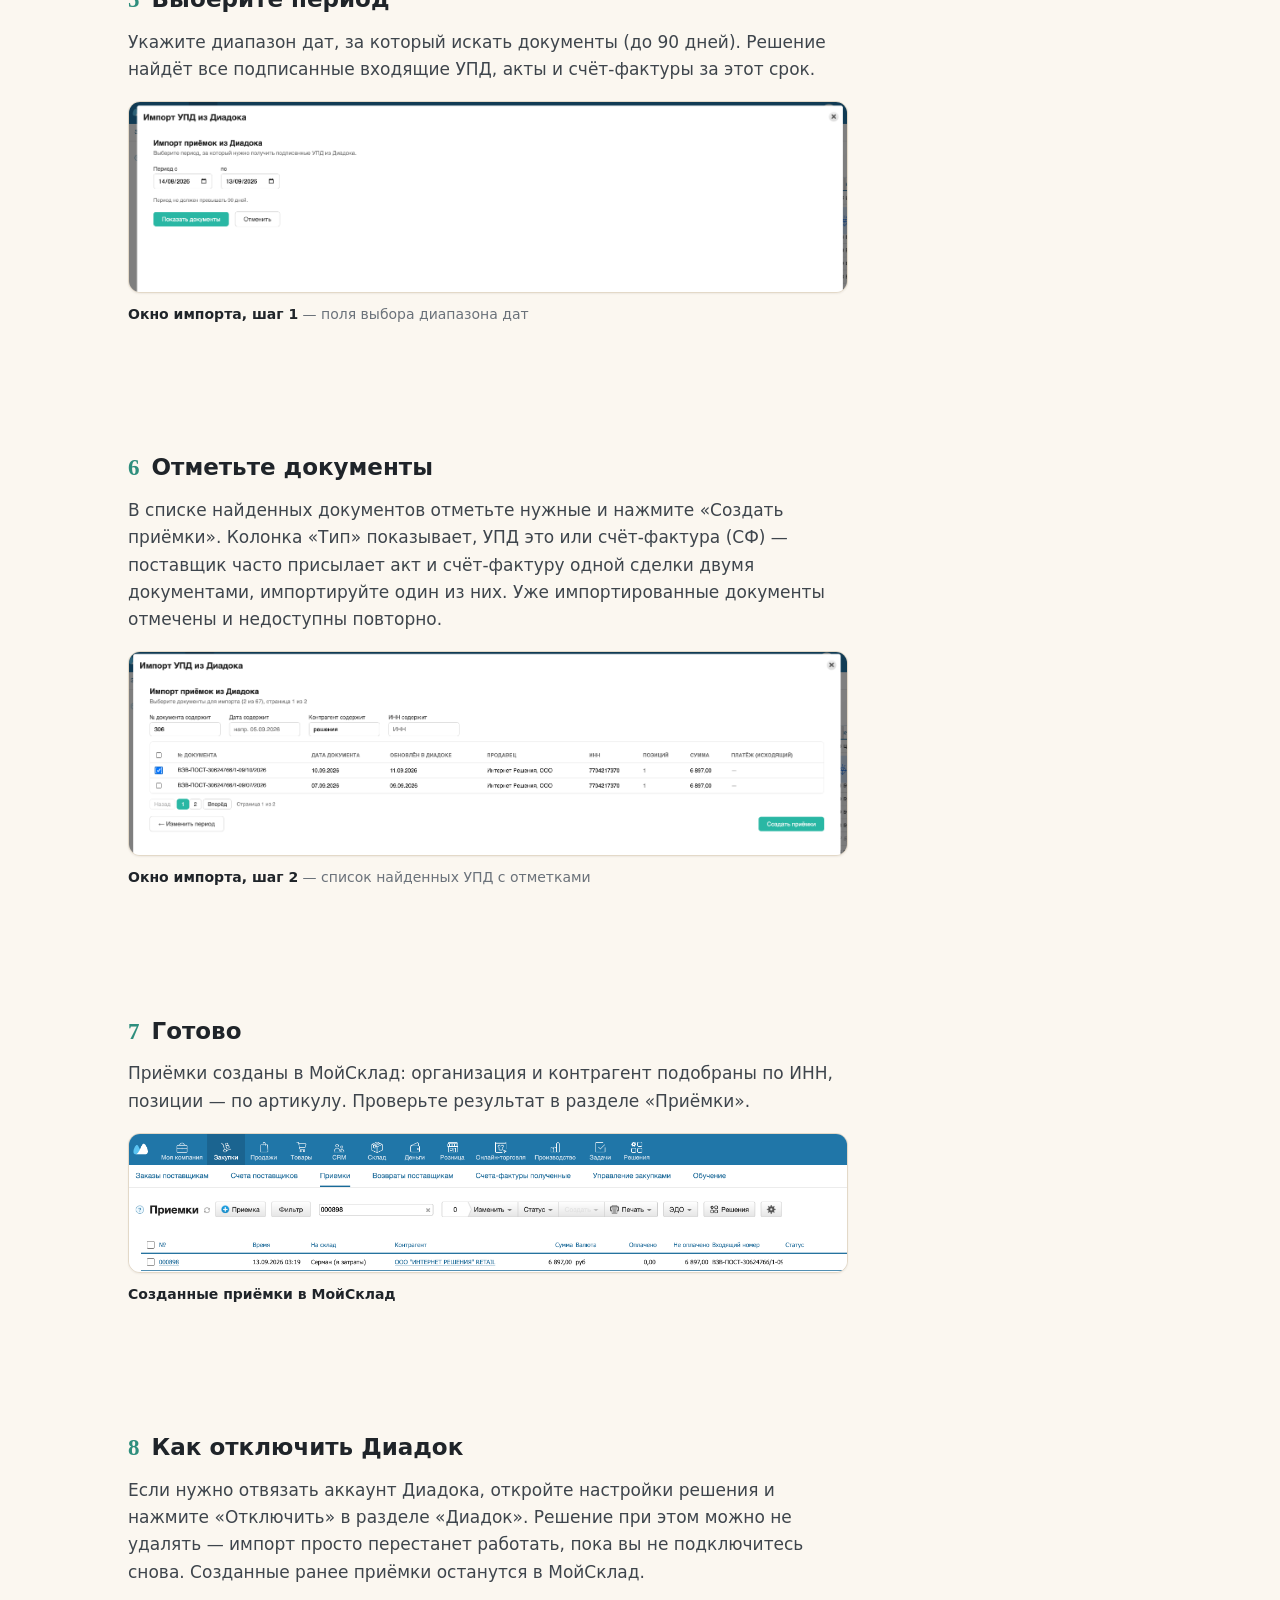
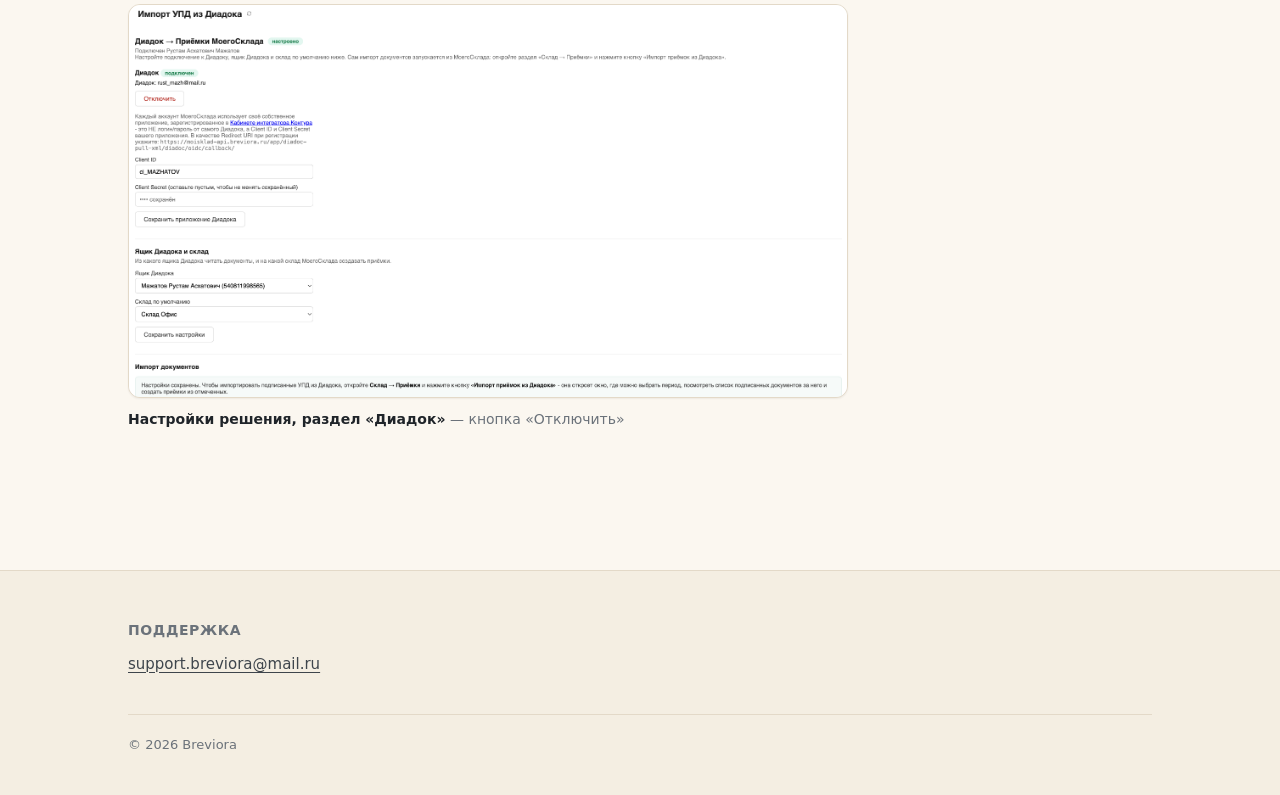
<file: instructions/import.html>
<!DOCTYPE html>
<html lang="ru">
<head>
  <meta charset="UTF-8">
  <meta name="viewport" content="width=device-width, initial-scale=1.0">
  <title>Диадок: импорт УПД — инструкция | Breviora</title>
  <meta name="description" content="Как импортировать подписанные УПД из Контур.Диадок в МойСклад: установка, подключение Диадока, настройка, импорт приёмок.">
  <link rel="stylesheet" href="../styles.css">
  <link rel="stylesheet" href="../instructions.css">
  <link rel="icon" href="../assets/brand/breviora-mark.svg" type="image/svg+xml">
</head>
<body>

<header class="site">
  <div class="wrap">
    <a class="brand" href="../index.html">
      <img src="../assets/brand/breviora-mark.svg" alt="Breviora">
      <span>
        <span class="name">Breviora</span>
        <span class="sub">Приложения для МойСклад</span>
      </span>
    </a>
    <nav class="site">
      <a href="../index.html">← Все решения</a>
      <a href="push.html">Диадок: отправка</a>
      <a href="xml.html">Озон: XML-файл</a>
      <a href="books.html">Книга покупок и продаж</a>
    </nav>
  </div>
</header>

<article class="manual">
  <div class="wrap">
    <header class="manual-head">
      <span class="kicker">Инструкция</span>
      <h1>Диадок: импорт УПД</h1>
      <p class="lede">Решение забирает подписанные входящие УПД, формализованные акты и счёт-фактуры из вашего ящика Контур.Диадок и создаёт приёмки в МойСклад. Неформализованные документы (договоры, письма) не затрагиваются.</p>
    </header>

    <section class="manual-step">
      <h2><span class="n">1</span> Установите решение</h2>
      <p>Откройте раздел «Решения» в МойСклад, найдите «Диадок: импорт УПД» и нажмите «Установить». Подтвердите доступ к аккаунту.</p>
      <figure class="shot">
        <img class="shot-img" src="../assets/screenshots/import-1-install.png" alt="Карточка приложения «Диадок: импорт УПД» в МойСклад">
        <figcaption class="shot-desc"><strong>Карточка приложения «Диадок: импорт УПД»</strong> — раздел «Решения» в МойСклад</figcaption>
      </figure>
    </section>

    <section class="manual-step">
      <h2><span class="n">2</span> Подключите Диадок</h2>
      <p>Откройте настройки решения и нажмите «Подключить Диадок». Откроется окно входа в Контур.Диадок — авторизуйтесь в своём аккаунте (включая 2FA). Это нужно сделать один раз.</p>
      <figure class="shot">
        <img class="shot-img" src="../assets/screenshots/import-3-box.png" alt="Настройки решения: блок «Диадок» с кнопкой «Подключить Диадок»">
        <figcaption class="box-caption">Скриншот из настроек решения (шаг 3): блок «Диадок» с кнопкой подключения находится вверху страницы настроек.</figcaption>
      </figure>
    </section>

    <section class="manual-step">
      <h2><span class="n">3</span> Выберите ящик и склад</h2>
      <p>В тех же настройках укажите, из какого ящика Диадока читать документы и на какой склад МойСклад создавать приёмки. Нажмите «Сохранить настройки».</p>
      <figure class="shot">
        <img class="shot-img" src="../assets/screenshots/import-3-box.png" alt="Настройки: выбор ящика Диадока и склада по умолчанию">
        <figcaption class="shot-desc"><strong>Настройки: выбор ящика Диадока и склада по умолчанию</strong></figcaption>
      </figure>
    </section>

    <section class="manual-step">
      <h2><span class="n">4</span> Откройте импорт</h2>
      <p>Перейдите в раздел «Закупки → Приёмки» и нажмите «ЭДО» → «Импортировать».</p>
      <figure class="shot">
        <img class="shot-img" src="../assets/screenshots/import-4-button.png" alt="Раздел «Закупки → Приёмки», меню кнопки «ЭДО» с пунктом «Импортировать»">
        <figcaption class="shot-desc"><strong>Раздел «Закупки → Приёмки»</strong> — пункт «Импортировать» в меню кнопки «ЭДО»</figcaption>
      </figure>
    </section>

    <section class="manual-step">
      <h2><span class="n">5</span> Выберите период</h2>
      <p>Укажите диапазон дат, за который искать документы (до 90 дней). Решение найдёт все подписанные входящие УПД, акты и счёт-фактуры за этот срок.</p>
      <figure class="shot">
        <img class="shot-img" src="../assets/screenshots/import-5-period.png" alt="Окно импорта, шаг 1 — поля выбора диапазона дат">
        <figcaption class="shot-desc"><strong>Окно импорта, шаг 1</strong> — поля выбора диапазона дат</figcaption>
      </figure>
    </section>

    <section class="manual-step">
      <h2><span class="n">6</span> Отметьте документы</h2>
      <p>В списке найденных документов отметьте нужные и нажмите «Создать приёмки». Колонка «Тип» показывает, УПД это или счёт-фактура (СФ) — поставщик часто присылает акт и счёт-фактуру одной сделки двумя документами, импортируйте один из них. Уже импортированные документы отмечены и недоступны повторно.</p>
      <figure class="shot">
        <img class="shot-img" src="../assets/screenshots/import-6-list.png" alt="Окно импорта, шаг 2 — список найденных УПД с отметками">
        <figcaption class="shot-desc"><strong>Окно импорта, шаг 2</strong> — список найденных УПД с отметками</figcaption>
      </figure>
    </section>

    <section class="manual-step">
      <h2><span class="n">7</span> Готово</h2>
      <p>Приёмки созданы в МойСклад: организация и контрагент подобраны по ИНН, позиции — по артикулу. Проверьте результат в разделе «Приёмки».</p>
      <figure class="shot">
        <img class="shot-img" src="../assets/screenshots/import-7-result.png" alt="Созданные приёмки в МойСклад">
        <figcaption class="shot-desc"><strong>Созданные приёмки в МойСклад</strong></figcaption>
      </figure>
    </section>

    <section class="manual-step">
      <h2><span class="n">8</span> Как отключить Диадок</h2>
      <p>Если нужно отвязать аккаунт Диадока, откройте настройки решения и нажмите «Отключить» в разделе «Диадок». Решение при этом можно не удалять — импорт просто перестанет работать, пока вы не подключитесь снова. Созданные ранее приёмки останутся в МойСклад.</p>
      <figure class="shot">
        <img class="shot-img" src="../assets/screenshots/import-3-box.png" alt="Настройки решения, раздел «Диадок» с кнопкой «Отключить»">
        <figcaption class="shot-desc"><strong>Настройки решения, раздел «Диадок»</strong> — кнопка «Отключить»</figcaption>
      </figure>
    </section>
  </div>
</article>

<footer class="site">
  <div class="wrap">
    <div>
      <h4>Поддержка</h4>
      <p><a href="mailto:support.breviora@mail.ru">support.breviora@mail.ru</a></p>
    </div>
    <div class="copyright">© 2026 Breviora</div>
  </div>
</footer>

</body>
</html>
</file>
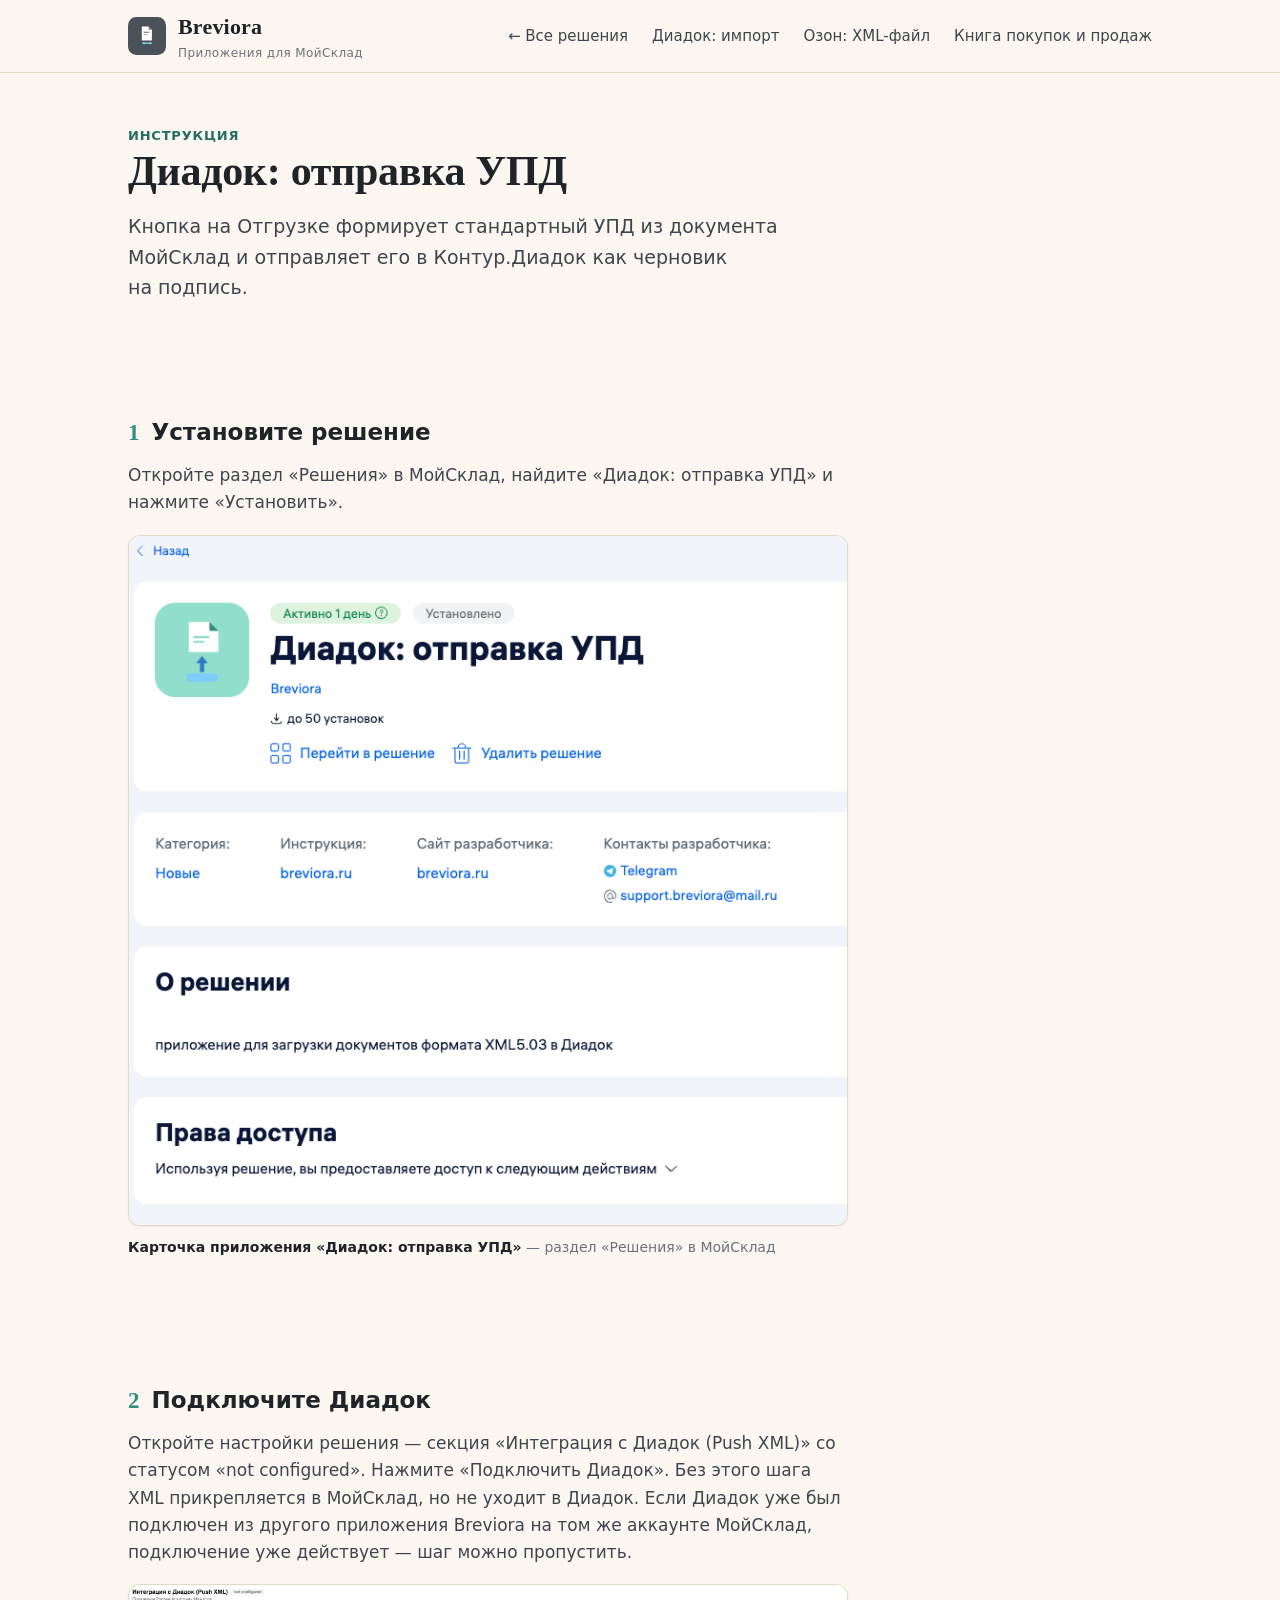
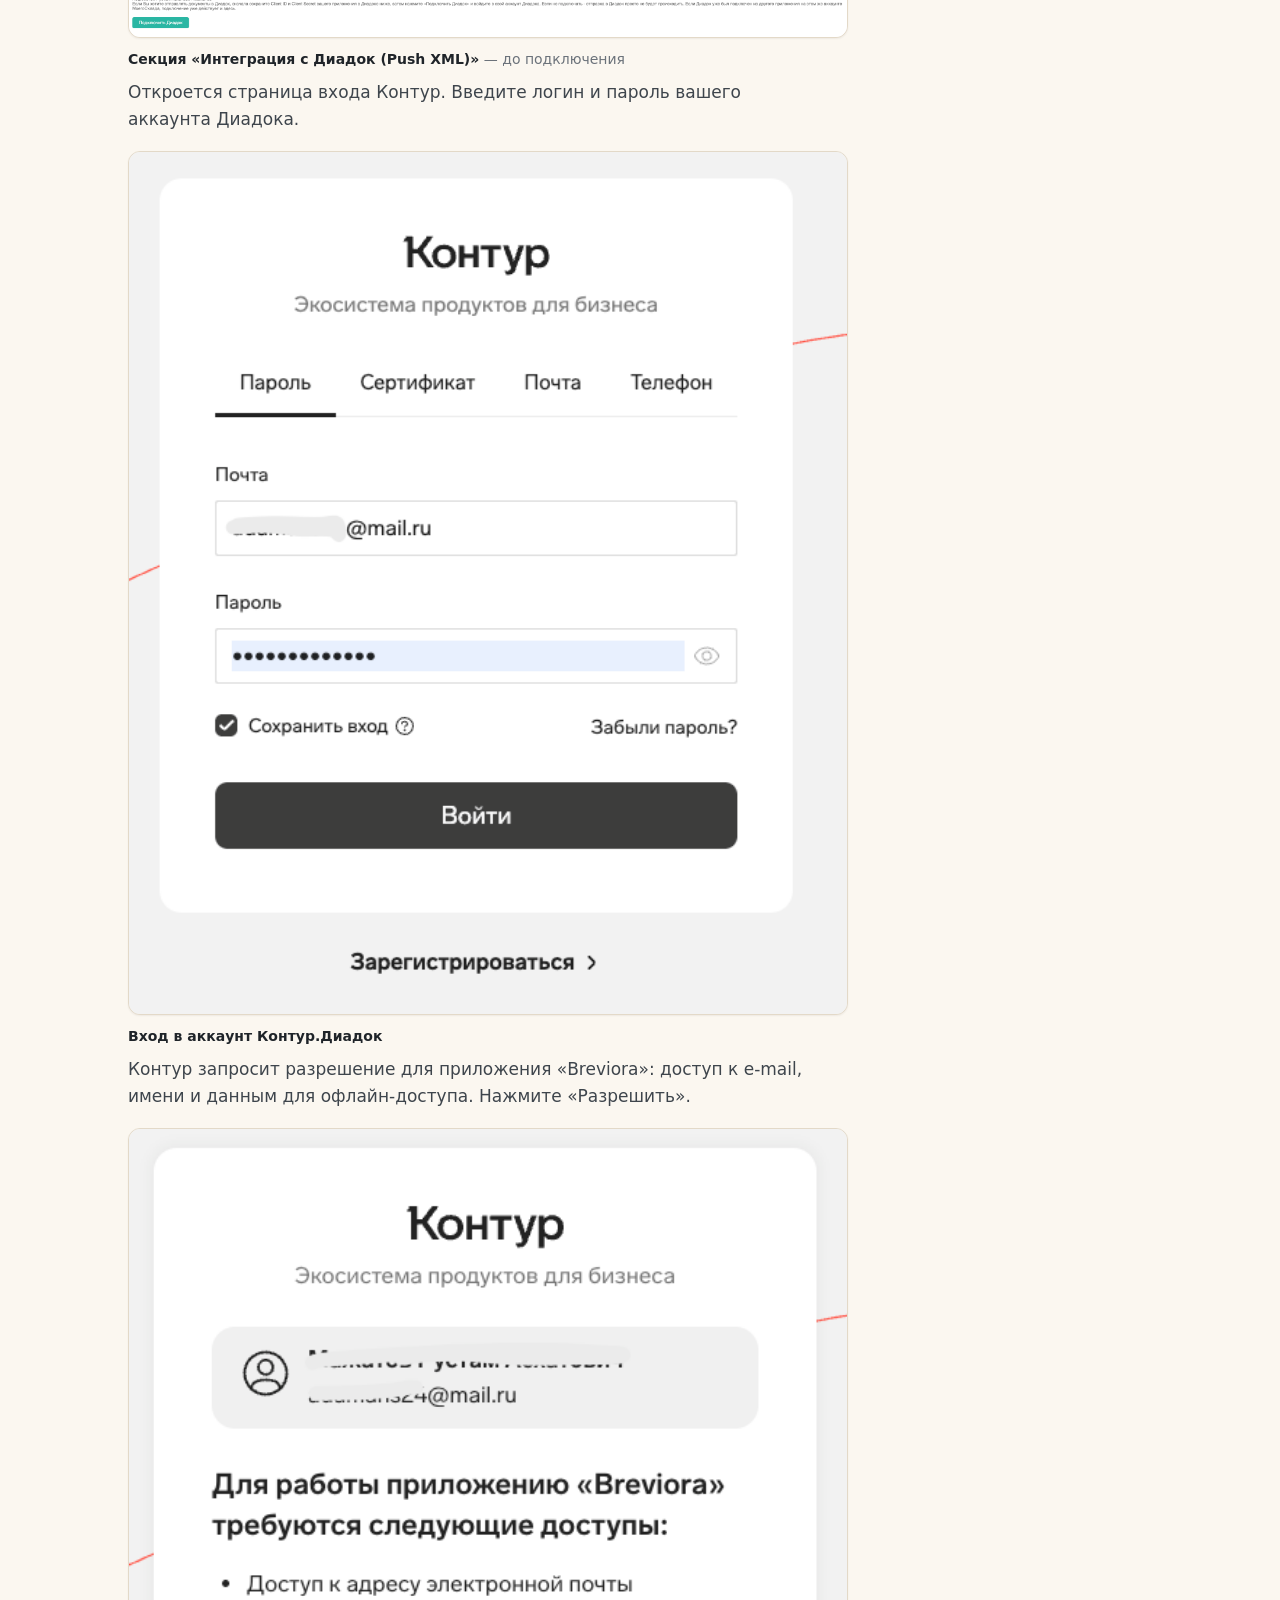
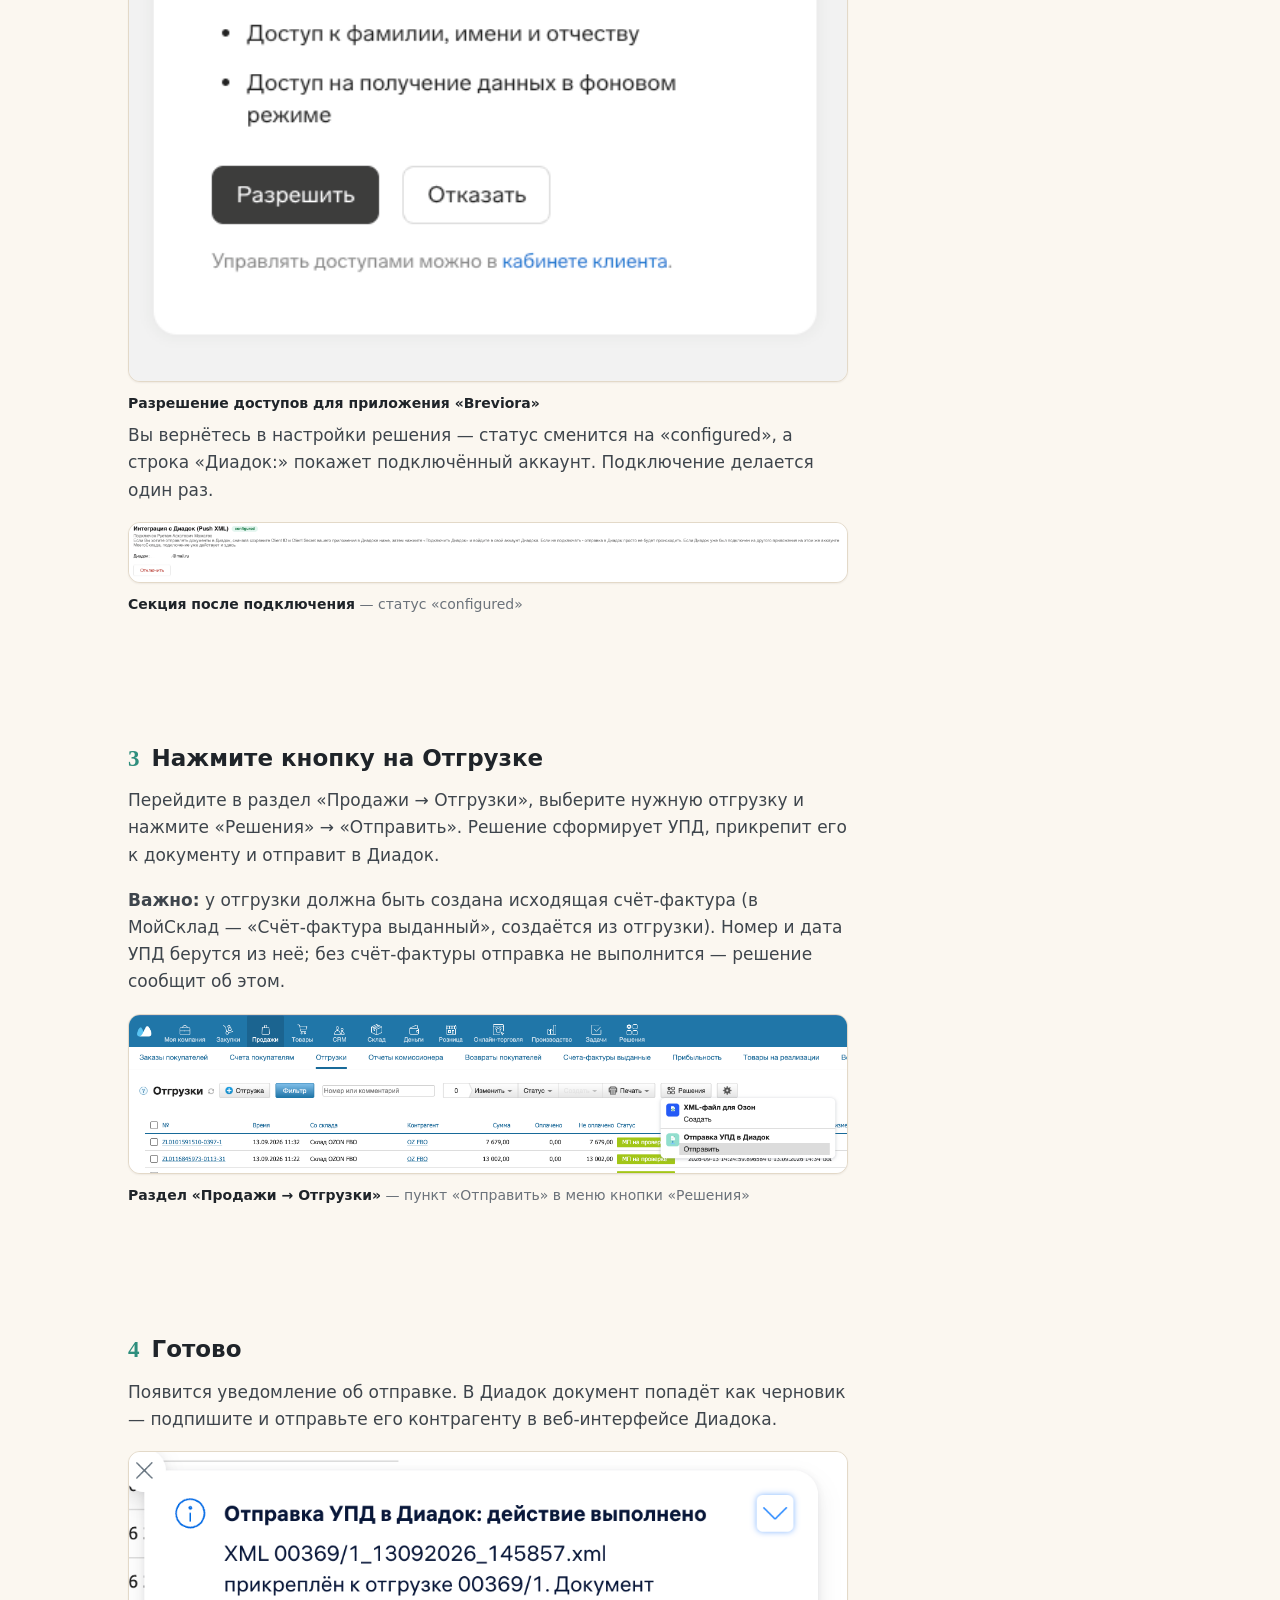
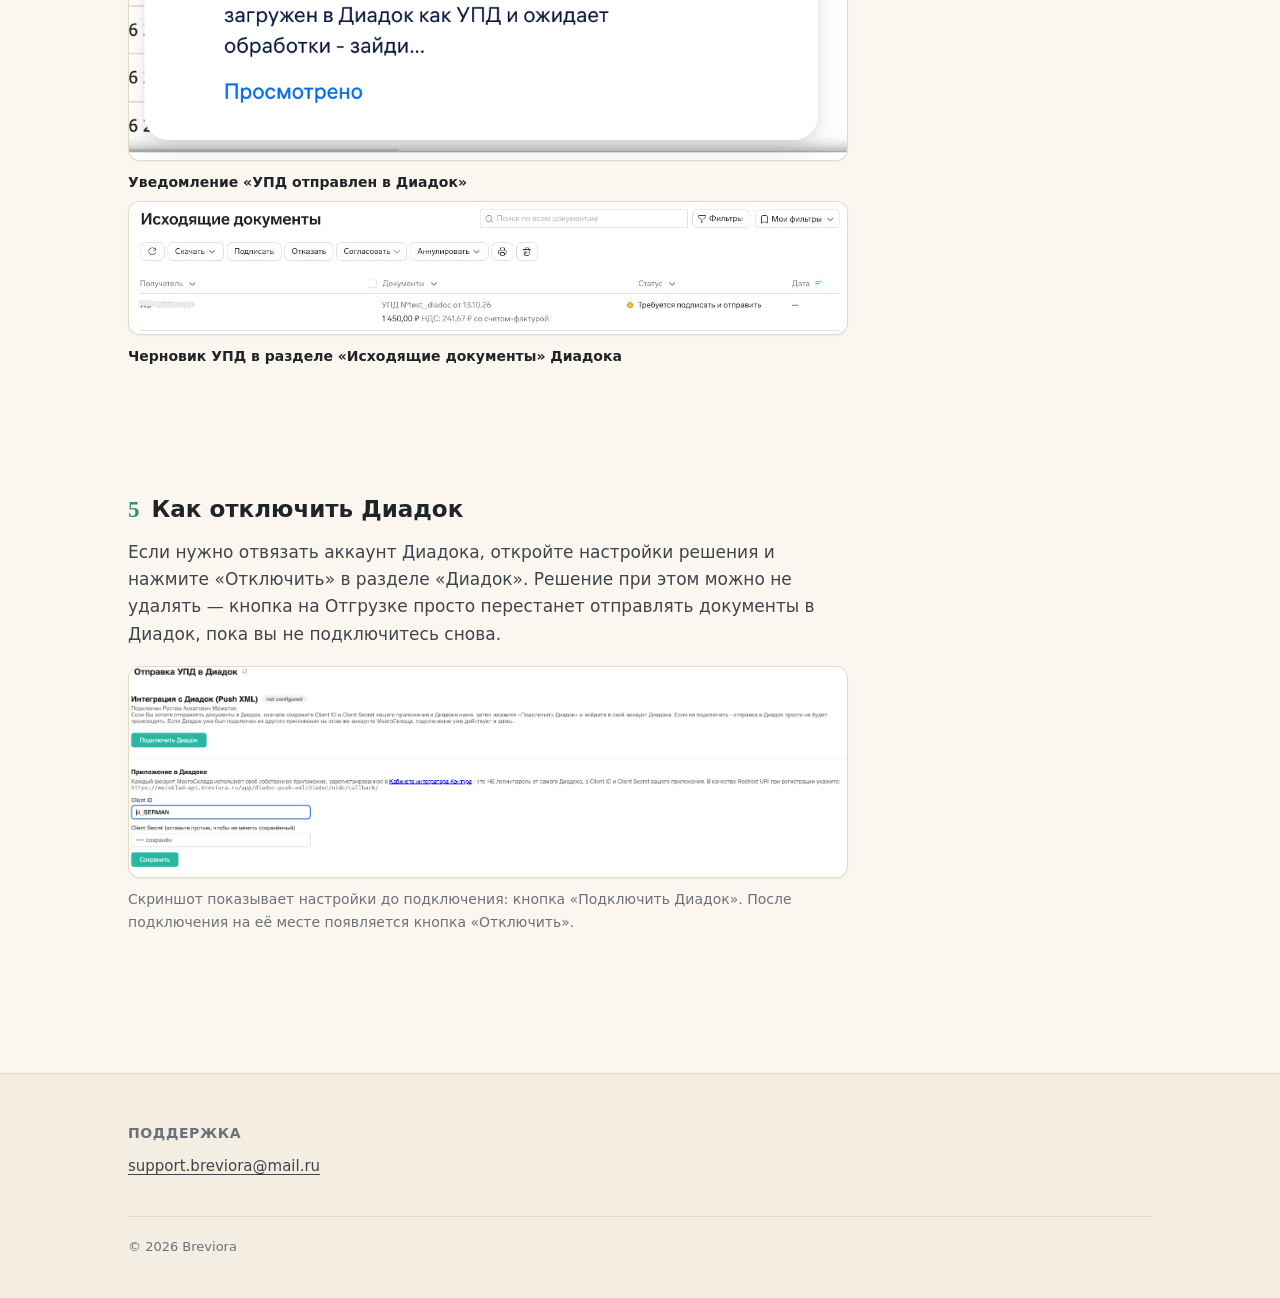
<file: instructions/push.html>
<!DOCTYPE html>
<html lang="ru">
<head>
  <meta charset="UTF-8">
  <meta name="viewport" content="width=device-width, initial-scale=1.0">
  <title>Диадок: отправка УПД — инструкция | Breviora</title>
  <meta name="description" content="Как отправить УПД из МойСклад в Контур.Диадок на подпись: установка, подключение Диадока, отправка отгрузки.">
  <link rel="stylesheet" href="../styles.css">
  <link rel="stylesheet" href="../instructions.css">
  <link rel="icon" href="../assets/brand/breviora-mark.svg" type="image/svg+xml">
</head>
<body>

<header class="site">
  <div class="wrap">
    <a class="brand" href="../index.html">
      <img src="../assets/brand/breviora-mark.svg" alt="Breviora">
      <span>
        <span class="name">Breviora</span>
        <span class="sub">Приложения для МойСклад</span>
      </span>
    </a>
    <nav class="site">
      <a href="../index.html">← Все решения</a>
      <a href="import.html">Диадок: импорт</a>
      <a href="xml.html">Озон: XML-файл</a>
      <a href="books.html">Книга покупок и продаж</a>
    </nav>
  </div>
</header>

<article class="manual">
  <div class="wrap">
    <header class="manual-head">
      <span class="kicker">Инструкция</span>
      <h1>Диадок: отправка УПД</h1>
      <p class="lede">Кнопка на Отгрузке формирует стандартный УПД из документа МойСклад и отправляет его в Контур.Диадок как черновик на подпись.</p>
    </header>

    <section class="manual-step">
      <h2><span class="n">1</span> Установите решение</h2>
      <p>Откройте раздел «Решения» в МойСклад, найдите «Диадок: отправка УПД» и нажмите «Установить».</p>
      <figure class="shot">
        <img class="shot-img" src="../assets/screenshots/push-1-install.png" alt="Карточка приложения «Диадок: отправка УПД» в МойСклад">
        <figcaption class="shot-desc"><strong>Карточка приложения «Диадок: отправка УПД»</strong> — раздел «Решения» в МойСклад</figcaption>
      </figure>
    </section>

    <section class="manual-step">
      <h2><span class="n">2</span> Подключите Диадок</h2>
      <p>Откройте настройки решения — секция «Интеграция с Диадок (Push XML)» со статусом «not configured». Нажмите «Подключить Диадок». Без этого шага XML прикрепляется в МойСклад, но не уходит в Диадок. Если Диадок уже был подключен из другого приложения Breviora на том же аккаунте МойСклад, подключение уже действует — шаг можно пропустить.</p>
      <figure class="shot">
        <img class="shot-img" src="../assets/screenshots/push-2a-settings.png" alt="Настройки решения: секция «Интеграция с Диадок (Push XML)», статус not configured, кнопка «Подключить Диадок»">
        <figcaption class="shot-desc"><strong>Секция «Интеграция с Диадок (Push XML)»</strong> — до подключения</figcaption>
      </figure>
      <p>Откроется страница входа Контур. Введите логин и пароль вашего аккаунта Диадока.</p>
      <figure class="shot">
        <img class="shot-img" src="../assets/screenshots/push-2b-kontur-login.png" alt="Страница входа Контур: поля логина и пароля, кнопка «Войти»">
        <figcaption class="shot-desc"><strong>Вход в аккаунт Контур.Диадок</strong></figcaption>
      </figure>
      <p>Контур запросит разрешение для приложения «Breviora»: доступ к e-mail, имени и данным для офлайн-доступа. Нажмите «Разрешить».</p>
      <figure class="shot">
        <img class="shot-img" src="../assets/screenshots/push-2c-kontur-consent.png" alt="Экран согласия Контур: приложение «Breviora» запрашивает доступы, кнопки «Разрешить» и «Отказать»">
        <figcaption class="shot-desc"><strong>Разрешение доступов для приложения «Breviora»</strong></figcaption>
      </figure>
      <p>Вы вернётесь в настройки решения — статус сменится на «configured», а строка «Диадок:» покажет подключённый аккаунт. Подключение делается один раз.</p>
      <figure class="shot">
        <img class="shot-img" src="../assets/screenshots/push-2d-configured.png" alt="Настройки решения: статус configured, подключённый аккаунт Диадока, кнопка «Отключить»">
        <figcaption class="shot-desc"><strong>Секция после подключения</strong> — статус «configured»</figcaption>
      </figure>
    </section>

    <section class="manual-step">
      <h2><span class="n">3</span> Нажмите кнопку на Отгрузке</h2>
      <p>Перейдите в раздел «Продажи → Отгрузки», выберите нужную отгрузку и нажмите «Решения» → «Отправить». Решение сформирует УПД, прикрепит его к документу и отправит в Диадок.</p>
      <p class="box-caption"><strong>Важно:</strong> у отгрузки должна быть создана исходящая счёт-фактура (в МойСклад — «Счёт-фактура выданный», создаётся из отгрузки). Номер и дата УПД берутся из неё; без счёт-фактуры отправка не выполнится — решение сообщит об этом.</p>
      <figure class="shot">
        <img class="shot-img" src="../assets/screenshots/push-3-button.png" alt="Раздел «Продажи → Отгрузки», меню кнопки «Решения» с пунктом «Отправить»">
        <figcaption class="shot-desc"><strong>Раздел «Продажи → Отгрузки»</strong> — пункт «Отправить» в меню кнопки «Решения»</figcaption>
      </figure>
    </section>

    <section class="manual-step">
      <h2><span class="n">4</span> Готово</h2>
      <p>Появится уведомление об отправке. В Диадок документ попадёт как черновик — подпишите и отправьте его контрагенту в веб-интерфейсе Диадока.</p>
      <figure class="shot">
        <img class="shot-img" src="../assets/screenshots/push-4-result.png" alt="Уведомление «УПД отправлен в Диадок»">
        <figcaption class="shot-desc"><strong>Уведомление «УПД отправлен в Диадок»</strong></figcaption>
      </figure>
      <figure class="shot">
        <img class="shot-img" src="../assets/screenshots/push-4b-diadoc-draft.jpg" alt="Диадок, раздел «Исходящие документы»: УПД в статусе «Требуется подписать и отправить»">
        <figcaption class="shot-desc"><strong>Черновик УПД в разделе «Исходящие документы» Диадока</strong></figcaption>
      </figure>
    </section>

    <section class="manual-step">
      <h2><span class="n">5</span> Как отключить Диадок</h2>
      <p>Если нужно отвязать аккаунт Диадока, откройте настройки решения и нажмите «Отключить» в разделе «Диадок». Решение при этом можно не удалять — кнопка на Отгрузке просто перестанет отправлять документы в Диадок, пока вы не подключитесь снова.</p>
      <figure class="shot">
        <img class="shot-img" src="../assets/screenshots/push-2-diadoc.png" alt="Раздел «Диадок» в настройках решения">
        <figcaption class="box-caption">Скриншот показывает настройки до подключения: кнопка «Подключить Диадок». После подключения на её месте появляется кнопка «Отключить».</figcaption>
      </figure>
    </section>
  </div>
</article>

<footer class="site">
  <div class="wrap">
    <div>
      <h4>Поддержка</h4>
      <p><a href="mailto:support.breviora@mail.ru">support.breviora@mail.ru</a></p>
    </div>
    <div class="copyright">© 2026 Breviora</div>
  </div>
</footer>

</body>
</html>
</file>
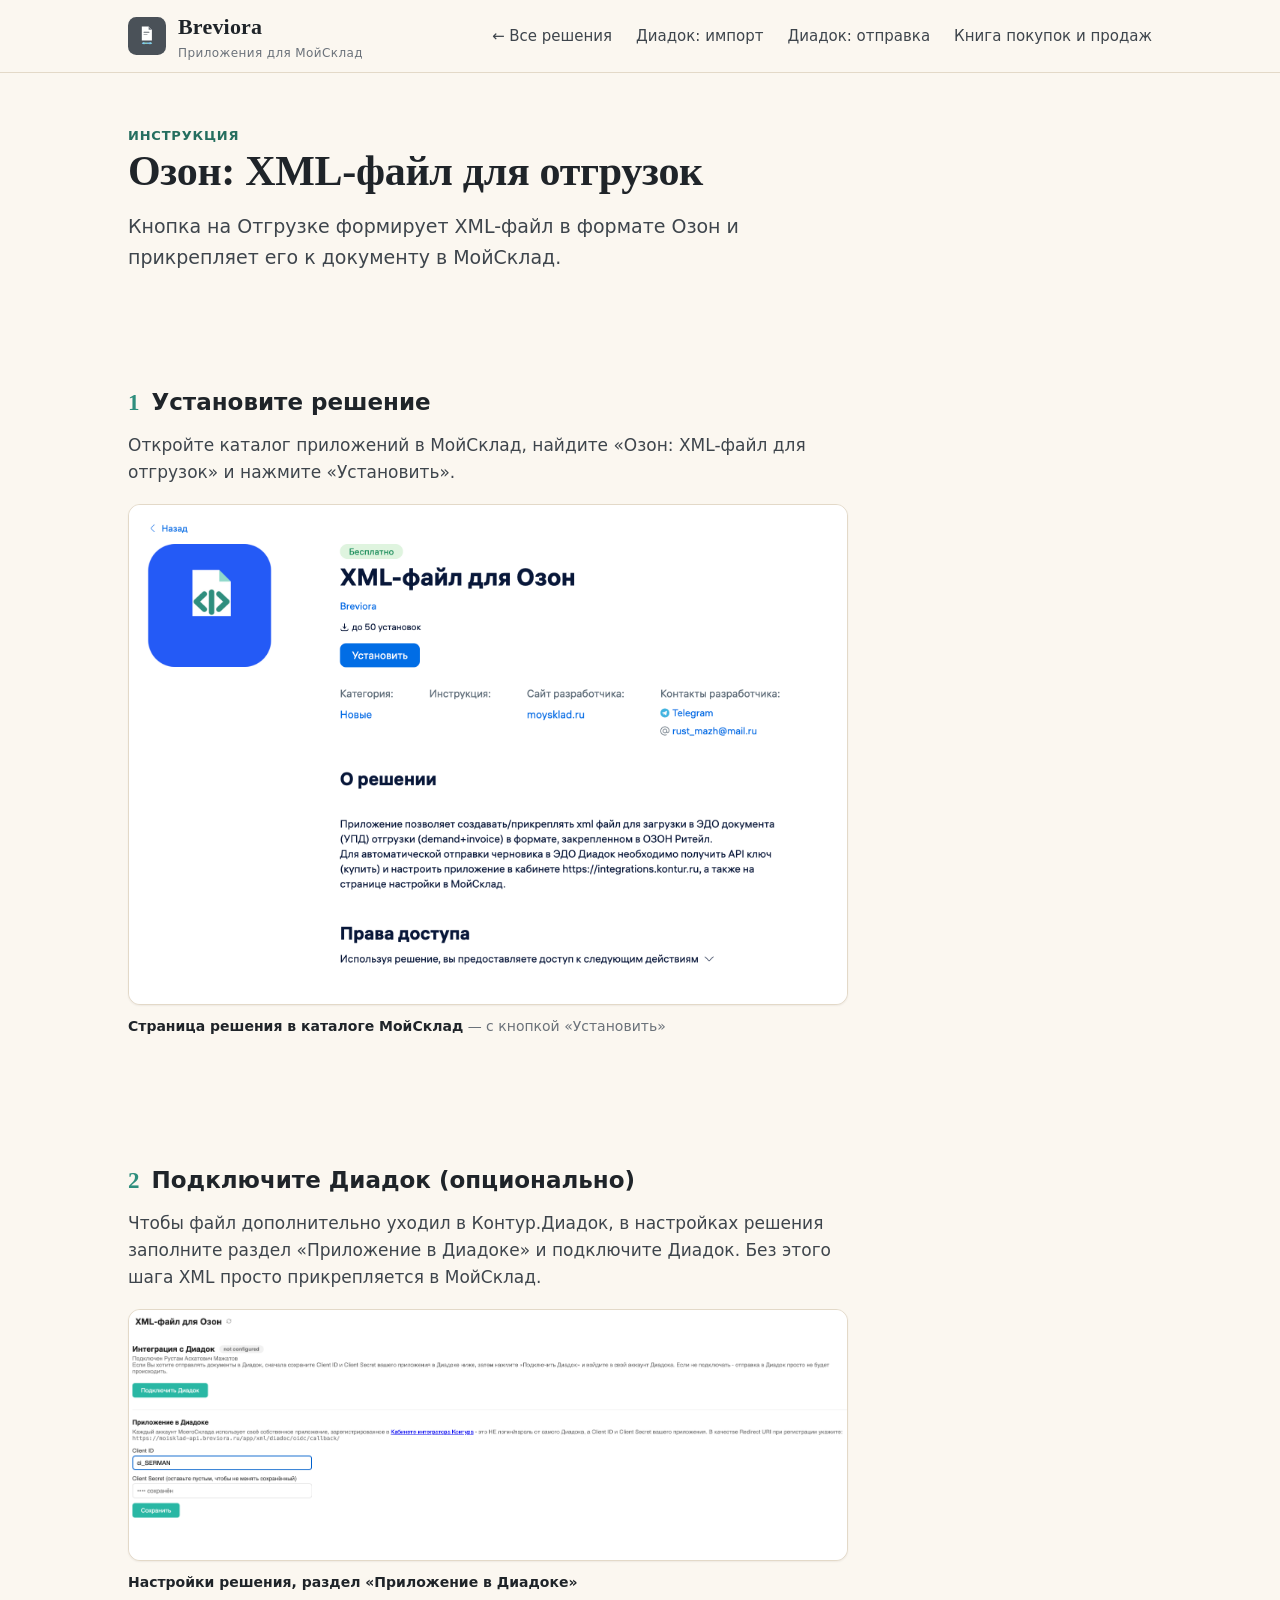
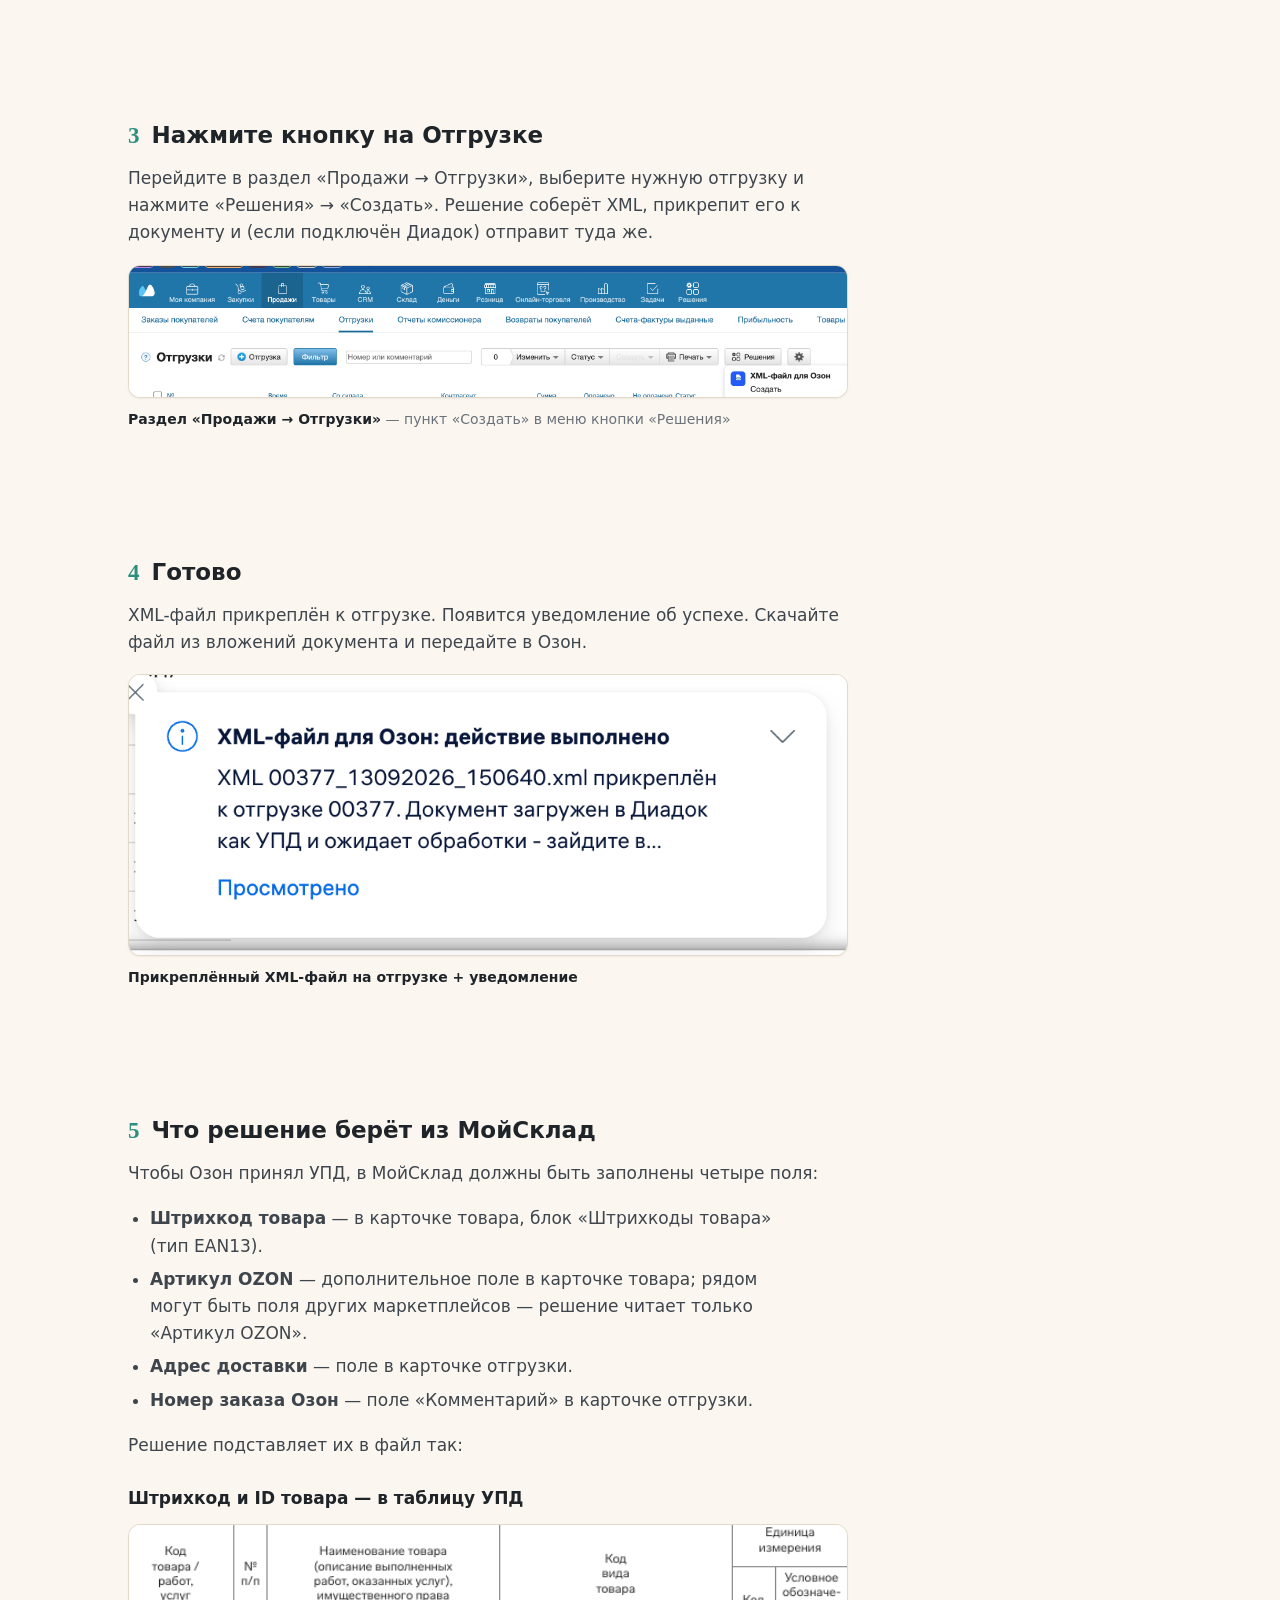
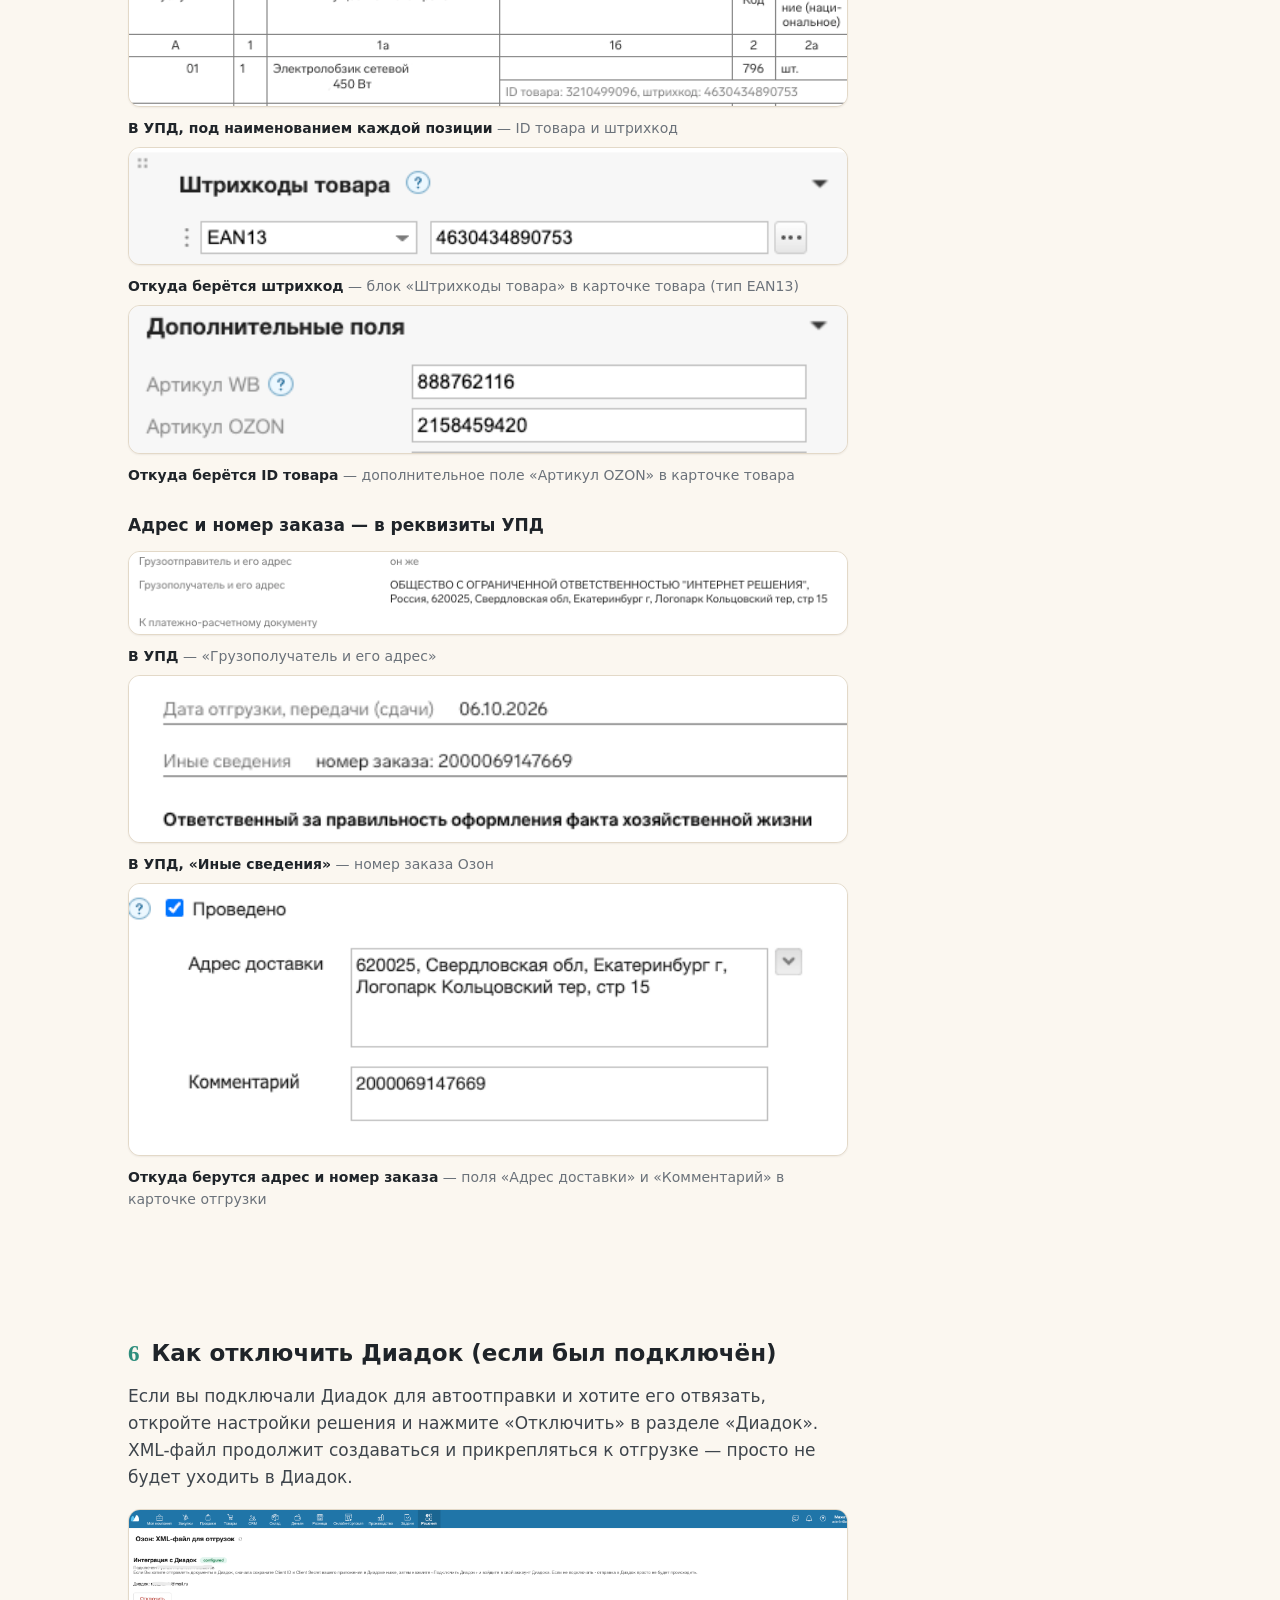
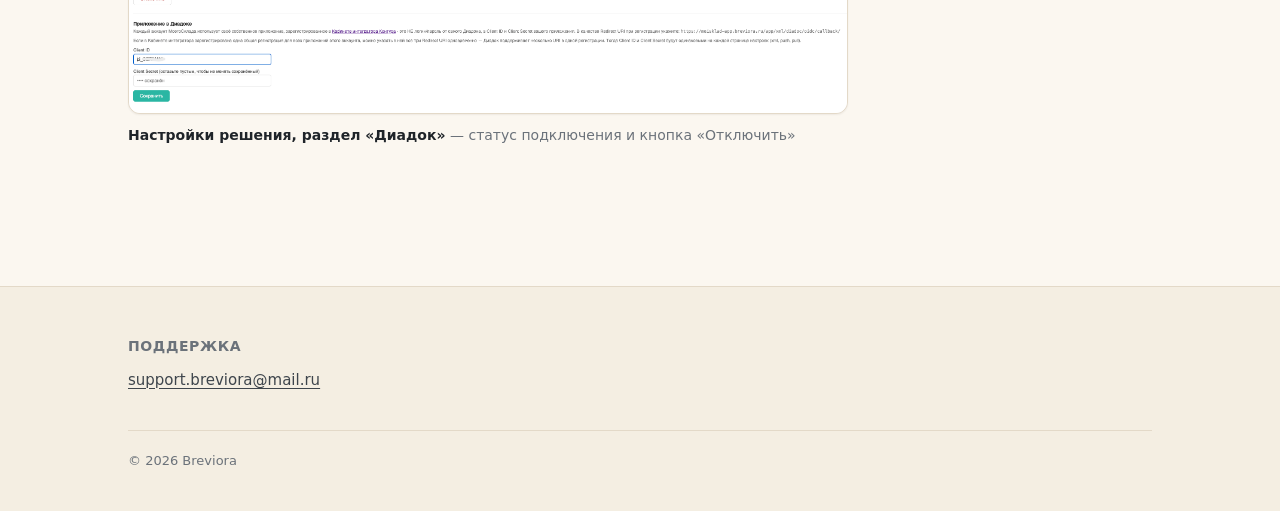
<file: instructions/xml.html>
<!DOCTYPE html>
<html lang="ru">
<head>
  <meta charset="UTF-8">
  <meta name="viewport" content="width=device-width, initial-scale=1.0">
  <title>Озон: XML-файл для отгрузок — инструкция | Breviora</title>
  <meta name="description" content="Как сформировать XML-файл в формате Озон из отгрузки МойСклад и прикрепить его к документу.">
  <link rel="stylesheet" href="../styles.css">
  <link rel="stylesheet" href="../instructions.css">
  <link rel="icon" href="../assets/brand/breviora-mark.svg" type="image/svg+xml">
</head>
<body>

<header class="site">
  <div class="wrap">
    <a class="brand" href="../index.html">
      <img src="../assets/brand/breviora-mark.svg" alt="Breviora">
      <span>
        <span class="name">Breviora</span>
        <span class="sub">Приложения для МойСклад</span>
      </span>
    </a>
    <nav class="site">
      <a href="../index.html">← Все решения</a>
      <a href="import.html">Диадок: импорт</a>
      <a href="push.html">Диадок: отправка</a>
      <a href="books.html">Книга покупок и продаж</a>
    </nav>
  </div>
</header>

<article class="manual">
  <div class="wrap">
    <header class="manual-head">
      <span class="kicker">Инструкция</span>
      <h1>Озон: XML-файл для отгрузок</h1>
      <p class="lede">Кнопка на Отгрузке формирует XML-файл в формате Озон и прикрепляет его к документу в МойСклад.</p>
    </header>

    <section class="manual-step">
      <h2><span class="n">1</span> Установите решение</h2>
      <p>Откройте каталог приложений в МойСклад, найдите «Озон: XML-файл для отгрузок» и нажмите «Установить».</p>
      <figure class="shot">
        <img class="shot-img" src="../assets/screenshots/xml-1-install.png" alt="Страница решения в каталоге МойСклад с кнопкой «Установить»">
        <figcaption class="shot-desc"><strong>Страница решения в каталоге МойСклад</strong> — с кнопкой «Установить»</figcaption>
      </figure>
    </section>

    <section class="manual-step">
      <h2><span class="n">2</span> Подключите Диадок (опционально)</h2>
      <p>Чтобы файл дополнительно уходил в Контур.Диадок, в настройках решения заполните раздел «Приложение в Диадоке» и подключите Диадок. Без этого шага XML просто прикрепляется в МойСклад.</p>
      <figure class="shot">
        <img class="shot-img" src="../assets/screenshots/xml-3-settings.png" alt="Настройки решения, раздел «Приложение в Диадоке»">
        <figcaption class="shot-desc"><strong>Настройки решения, раздел «Приложение в Диадоке»</strong></figcaption>
      </figure>
    </section>

    <section class="manual-step">
      <h2><span class="n">3</span> Нажмите кнопку на Отгрузке</h2>
      <p>Перейдите в раздел «Продажи → Отгрузки», выберите нужную отгрузку и нажмите «Решения» → «Создать». Решение соберёт XML, прикрепит его к документу и (если подключён Диадок) отправит туда же.</p>
      <figure class="shot">
        <img class="shot-img" src="../assets/screenshots/xml-2-button.png" alt="Раздел «Продажи → Отгрузки», меню кнопки «Решения» с пунктом «Создать»">
        <figcaption class="shot-desc"><strong>Раздел «Продажи → Отгрузки»</strong> — пункт «Создать» в меню кнопки «Решения»</figcaption>
      </figure>
    </section>

    <section class="manual-step">
      <h2><span class="n">4</span> Готово</h2>
      <p>XML-файл прикреплён к отгрузке. Появится уведомление об успехе. Скачайте файл из вложений документа и передайте в Озон.</p>
      <figure class="shot">
        <img class="shot-img" src="../assets/screenshots/xml-4-result.png" alt="Прикреплённый XML-файл на отгрузке и уведомление">
        <figcaption class="shot-desc"><strong>Прикреплённый XML-файл на отгрузке + уведомление</strong></figcaption>
      </figure>
    </section>

    <section class="manual-step">
      <h2><span class="n">5</span> Что решение берёт из МойСклад</h2>
      <p>Чтобы Озон принял УПД, в МойСклад должны быть заполнены четыре поля:</p>
      <ul class="field-list">
        <li><strong>Штрихкод товара</strong> — в карточке товара, блок «Штрихкоды товара» (тип EAN13).</li>
        <li><strong>Артикул OZON</strong> — дополнительное поле в карточке товара; рядом могут быть поля других маркетплейсов — решение читает только «Артикул OZON».</li>
        <li><strong>Адрес доставки</strong> — поле в карточке отгрузки.</li>
        <li><strong>Номер заказа Озон</strong> — поле «Комментарий» в карточке отгрузки.</li>
      </ul>
      <p>Решение подставляет их в файл так:</p>
      <h3 class="sub-head">Штрихкод и ID товара — в таблицу УПД</h3>
      <figure class="shot">
        <img class="shot-img" src="../assets/screenshots/xml-upd-fields.png" alt="Таблица УПД: под наименованием товара строка «ID товара» и «штрихкод»">
        <figcaption class="shot-desc"><strong>В УПД, под наименованием каждой позиции</strong> — ID товара и штрихкод</figcaption>
      </figure>
      <figure class="shot">
        <img class="shot-img" src="../assets/screenshots/xml-ms-barcode.png" alt="Карточка товара в МойСклад, блок «Штрихкоды товара», код EAN13">
        <figcaption class="shot-desc"><strong>Откуда берётся штрихкод</strong> — блок «Штрихкоды товара» в карточке товара (тип EAN13)</figcaption>
      </figure>
      <figure class="shot">
        <img class="shot-img" src="../assets/screenshots/xml-ms-article.png" alt="Карточка товара, дополнительные поля «Артикул OZON»">
        <figcaption class="shot-desc"><strong>Откуда берётся ID товара</strong> — дополнительное поле «Артикул OZON» в карточке товара</figcaption>
      </figure>
      <h3 class="sub-head">Адрес и номер заказа — в реквизиты УПД</h3>
      <figure class="shot">
        <img class="shot-img" src="../assets/screenshots/xml-upd-address.png" alt="УПД: поле «Грузополучатель и его адрес»">
        <figcaption class="shot-desc"><strong>В УПД</strong> — «Грузополучатель и его адрес»</figcaption>
      </figure>
      <figure class="shot">
        <img class="shot-img" src="../assets/screenshots/xml-upd-order.png" alt="УПД: строка «Иные сведения», номер заказа">
        <figcaption class="shot-desc"><strong>В УПД, «Иные сведения»</strong> — номер заказа Озон</figcaption>
      </figure>
      <figure class="shot">
        <img class="shot-img" src="../assets/screenshots/xml-ms-adress-order.png" alt="Карточка отгрузки в МойСклад: поля «Адрес доставки» и «Комментарий» с номером заказа">
        <figcaption class="shot-desc"><strong>Откуда берутся адрес и номер заказа</strong> — поля «Адрес доставки» и «Комментарий» в карточке отгрузки</figcaption>
      </figure>
    </section>

    <section class="manual-step">
      <h2><span class="n">6</span> Как отключить Диадок (если был подключён)</h2>
      <p>Если вы подключали Диадок для автоотправки и хотите его отвязать, откройте настройки решения и нажмите «Отключить» в разделе «Диадок». XML-файл продолжит создаваться и прикрепляться к отгрузке — просто не будет уходить в Диадок.</p>
      <figure class="shot">
        <img class="shot-img" src="../assets/screenshots/xml-ms-disconnect.png" alt="Настройки решения: раздел «Диадок» со статусом «configured» и кнопкой «Отключить»">
        <figcaption class="shot-desc"><strong>Настройки решения, раздел «Диадок»</strong> — статус подключения и кнопка «Отключить»</figcaption>
      </figure>
    </section>
  </div>
</article>

<footer class="site">
  <div class="wrap">
    <div>
      <h4>Поддержка</h4>
      <p><a href="mailto:support.breviora@mail.ru">support.breviora@mail.ru</a></p>
    </div>
    <div class="copyright">© 2026 Breviora</div>
  </div>
</footer>

</body>
</html>
</file>
<file: styles.css>
:root {
  --paper: #FBF7F0;
  --paper-2: #F4EEE2;
  --ink: #1F2429;
  --ink-soft: #3E454C;
  --muted: #6B727A;
  --brand: #4A5158;
  --brand-dark: #33383E;
  --accent: #2E8E7D;
  --accent-dark: #256E5F;
  --border: #E3D9C8;
  --white: #FFFFFF;

  --font-display: "Iowan Old Style", "Source Serif 4", Georgia, "Times New Roman", serif;
  --font-body: -apple-system, BlinkMacSystemFont, "Segoe UI", "Inter", system-ui, sans-serif;

  --maxw: 1080px;
}

* { box-sizing: border-box; }

html { scroll-behavior: smooth; }

body {
  margin: 0;
  background: var(--paper);
  color: var(--ink);
  font-family: var(--font-body);
  font-size: 17px;
  line-height: 1.6;
  -webkit-font-smoothing: antialiased;
  text-wrap: pretty;
}

a { color: var(--brand); text-decoration-thickness: 1px; text-underline-offset: 3px; }
a:hover { color: var(--brand-dark); }

.wrap { max-width: var(--maxw); margin: 0 auto; padding: 0 28px; }

/* ---------- header ---------- */
header.site {
  border-bottom: 1px solid var(--border);
  background: var(--paper);
  position: sticky; top: 0; z-index: 10;
}
header.site .wrap {
  display: flex; align-items: center; justify-content: space-between;
  height: 72px;
}
.brand { display: flex; align-items: center; gap: 12px; text-decoration: none; color: var(--ink); }
.brand img { width: 38px; height: 38px; }
.brand .name { font-family: var(--font-display); font-size: 22px; font-weight: 600; letter-spacing: 0.2px; }
.brand .sub { display: block; font-family: var(--font-body); font-size: 12px; color: var(--muted); letter-spacing: 0.4px; }
nav.site { display: flex; align-items: center; gap: 24px; }
nav.site a { color: var(--ink-soft); text-decoration: none; font-size: 15px; }
nav.site a:hover { color: var(--brand); }

/* ---------- buttons ---------- */
.btn {
  display: inline-flex; align-items: center; gap: 8px;
  padding: 12px 22px; border-radius: 10px;
  font-size: 16px; font-weight: 600; text-decoration: none; cursor: pointer;
  border: 1px solid transparent; transition: background 0.15s, color 0.15s, border-color 0.15s;
}
.btn-primary { background: var(--brand); color: #fff; }
.btn-primary:hover { background: var(--brand-dark); color: #fff; }
.btn-ghost { background: transparent; color: var(--ink); border-color: var(--border); }
.btn-ghost:hover { border-color: var(--brand); color: var(--brand); }
.btn-accent { background: var(--accent); color: #fff; }
.btn-accent:hover { background: var(--accent-dark); color: #fff; }

/* ---------- hero ---------- */
.hero { padding: 88px 0 72px; }
.hero .eyebrow {
  display: inline-block; font-size: 13px; font-weight: 600; letter-spacing: 0.8px;
  text-transform: uppercase; color: var(--accent-dark); margin-bottom: 20px;
}
.hero h1 {
  font-family: var(--font-display); font-size: 56px; line-height: 1.08;
  font-weight: 600; margin: 0 0 22px; max-width: 15em; letter-spacing: -0.5px;
}
.hero h1 em { font-style: normal; color: var(--accent); }
.hero .lede { font-size: 20px; color: var(--ink-soft); max-width: 34em; margin: 0 0 34px; }
.hero .actions { display: flex; gap: 14px; flex-wrap: wrap; }
.hero .note { margin-top: 20px; font-size: 14px; color: var(--muted); }

/* ---------- section scaffolding ---------- */
section { padding: 64px 0; }
section.alt { background: var(--paper-2); border-top: 1px solid var(--border); border-bottom: 1px solid var(--border); }
.section-head { max-width: 40em; margin-bottom: 36px; }
.kicker {
  font-size: 13px; font-weight: 600; letter-spacing: 0.8px; text-transform: uppercase;
  color: var(--accent-dark); margin-bottom: 12px;
}
.section-head h2 { font-family: var(--font-display); font-size: 36px; line-height: 1.15; font-weight: 600; margin: 0 0 12px; letter-spacing: -0.3px; }
.section-head p { color: var(--ink-soft); font-size: 18px; margin: 0; }

/* ---------- problem list ---------- */
.problem-list { display: grid; gap: 20px; }
.problem-list .item {
  display: flex; gap: 18px; padding: 22px 24px; background: var(--white);
  border: 1px solid var(--border); border-radius: 14px;
}
.problem-list .num {
  font-family: var(--font-display); font-size: 26px; color: var(--accent);
  line-height: 1; min-width: 34px; font-weight: 600;
}
.problem-list h3 { margin: 0 0 4px; font-size: 19px; }
.problem-list p { margin: 0; color: var(--ink-soft); }

/* ---------- solutions ---------- */
.solutions { display: grid; gap: 0; border: 1px solid var(--border); border-radius: 16px; overflow: hidden; background: var(--white); }
.solution {
  display: grid; grid-template-columns: 64px 1fr auto; gap: 20px; align-items: center;
  padding: 24px 28px; border-bottom: 1px solid var(--border);
}
.solution:last-child { border-bottom: none; }
.solution .glyph { width: 56px; height: 56px; }
.solution .glyph img { width: 100%; height: 100%; border-radius: 14px; }
.solution .body h3 { margin: 0 0 4px; font-size: 20px; }
.solution .body p { margin: 0; color: var(--ink-soft); font-size: 16px; }
.solution .price { text-align: right; font-size: 15px; color: var(--muted); white-space: nowrap; }
.solution .price strong { display: block; font-size: 20px; color: var(--ink); }
.solution .price a { font-size: 14px; }

/* ---------- steps ---------- */
.steps { display: grid; grid-template-columns: repeat(3, 1fr); gap: 24px; }
.step { padding: 26px 24px; background: var(--white); border: 1px solid var(--border); border-radius: 14px; }
.step .n { display: inline-flex; width: 40px; height: 40px; align-items: center; justify-content: center; border-radius: 50%; background: var(--brand); color: #fff; font-family: var(--font-display); font-size: 20px; margin-bottom: 16px; }
.step h3 { margin: 0 0 8px; font-size: 18px; }
.step p { margin: 0; color: var(--ink-soft); font-size: 15px; }

/* ---------- pricing ---------- */
.pricing { display: grid; grid-template-columns: repeat(2, 1fr); gap: 18px; }
@media (min-width: 1000px) { .pricing { grid-template-columns: repeat(4, 1fr); } }
.plan { padding: 26px 22px; background: var(--white); border: 1px solid var(--border); border-radius: 14px; display: flex; flex-direction: column; }
.plan.highlight { border-color: var(--accent); box-shadow: 0 0 0 1px var(--accent); }
.plan .pname { font-weight: 600; font-size: 17px; margin-bottom: 4px; }
.plan .pdesc { color: var(--muted); font-size: 13px; margin: 0 0 18px; flex: 1; }
.plan .pcost { font-family: var(--font-display); font-size: 30px; font-weight: 600; }
.plan .pcost span { font-size: 15px; color: var(--muted); font-family: var(--font-body); }
.plan .flag { display: inline-block; font-size: 11px; font-weight: 600; color: var(--accent-dark); text-transform: uppercase; letter-spacing: 0.5px; margin-bottom: 8px; }
.pricing-note { margin-top: 16px; font-size: 14px; color: var(--muted); }

/* ---------- cta ---------- */
.cta { text-align: center; padding: 80px 0; }
.cta h2 { font-family: var(--font-display); font-size: 38px; font-weight: 600; margin: 0 0 16px; letter-spacing: -0.3px; }
.cta p { color: var(--ink-soft); font-size: 18px; max-width: 30em; margin: 0 auto 28px; }

/* ---------- footer ---------- */
footer.site { border-top: 1px solid var(--border); padding: 48px 0 40px; background: var(--paper-2); }
footer.site .wrap { display: grid; grid-template-columns: 1fr 1fr; gap: 32px; }
footer.site h4 { margin: 0 0 10px; font-size: 14px; text-transform: uppercase; letter-spacing: 0.6px; color: var(--muted); }
footer.site p { margin: 0 0 6px; font-size: 15px; color: var(--ink-soft); }
footer.site a { color: var(--ink-soft); }
.copyright { grid-column: 1 / -1; border-top: 1px solid var(--border); padding-top: 20px; font-size: 13px; color: var(--muted); }

/* ---------- responsive ---------- */
@media (max-width: 860px) {
  .hero h1 { font-size: 40px; }
  .steps, .pricing { grid-template-columns: 1fr; }
  .solution { grid-template-columns: 52px 1fr; }
  .solution .price { grid-column: 2; text-align: left; }
  footer.site .wrap { grid-template-columns: 1fr; }
  nav.site a:not(.btn) { display: none; }
}
</file>
<file: instructions.css>
/* ---------- instruction pages ---------- */
article.manual { padding: 48px 0 80px; }
.manual-head { max-width: 42em; margin-bottom: 48px; }
.manual-head h1 { font-family: var(--font-display); font-size: 42px; line-height: 1.12; font-weight: 600; margin: 0 0 16px; letter-spacing: -0.3px; }
.manual-head .lede { font-size: 19px; color: var(--ink-soft); margin: 0; }

.manual-step { max-width: 720px; margin-bottom: 44px; padding-bottom: 8px; }
.manual-step h2 { display: flex; align-items: baseline; gap: 12px; font-size: 23px; font-weight: 600; margin: 0 0 10px; }
.manual-step h2 .n { font-family: var(--font-display); color: var(--accent); font-weight: 600; }
.manual-step > p { color: var(--ink-soft); margin: 0 0 18px; }

.shot { margin: 0 0 8px; }
.shot-img {
  display: block; width: 100%; height: auto;
  border: 1px solid var(--border); border-radius: 12px;
  background: var(--white);
  box-shadow: 0 1px 2px rgba(28, 24, 18, 0.06);
}
.shot figcaption.shot-desc, .shot figcaption.box-caption { margin: 10px 0 0; color: var(--muted); font-size: 14px; }
.shot figcaption.shot-desc strong { color: var(--ink); }
.shot-box {
  display: flex; flex-direction: column; gap: 8px; justify-content: center;
  min-height: 200px; padding: 28px 24px; text-align: center;
  border: 2px dashed #CBBFA8; border-radius: 14px; background: var(--white);
}
.shot-box .shot-tag { font-size: 12px; font-weight: 700; letter-spacing: 0.5px; text-transform: uppercase; color: var(--accent-dark); }
.shot-box .shot-desc { margin: 0; color: var(--muted); font-size: 15px; }
.shot-box .shot-desc strong { color: var(--ink); }
.shot-box .shot-file { margin: 0; font-family: ui-monospace, "SF Mono", Menlo, monospace; font-size: 12px; color: var(--muted); }

.manual-note {
  max-width: 720px; margin-top: 40px; padding: 18px 22px;
  background: var(--paper-2); border: 1px solid var(--border); border-radius: 12px;
  font-size: 15px; color: var(--ink-soft);
}
.manual-note strong { color: var(--ink); }
.manual-step .field-list { margin: 0 0 18px; padding-left: 22px; color: var(--ink-soft); }
.manual-step .field-list li { margin-bottom: 6px; }
.manual-step .sub-head { font-size: 17px; font-weight: 600; margin: 26px 0 12px; color: var(--ink); }
</file>
